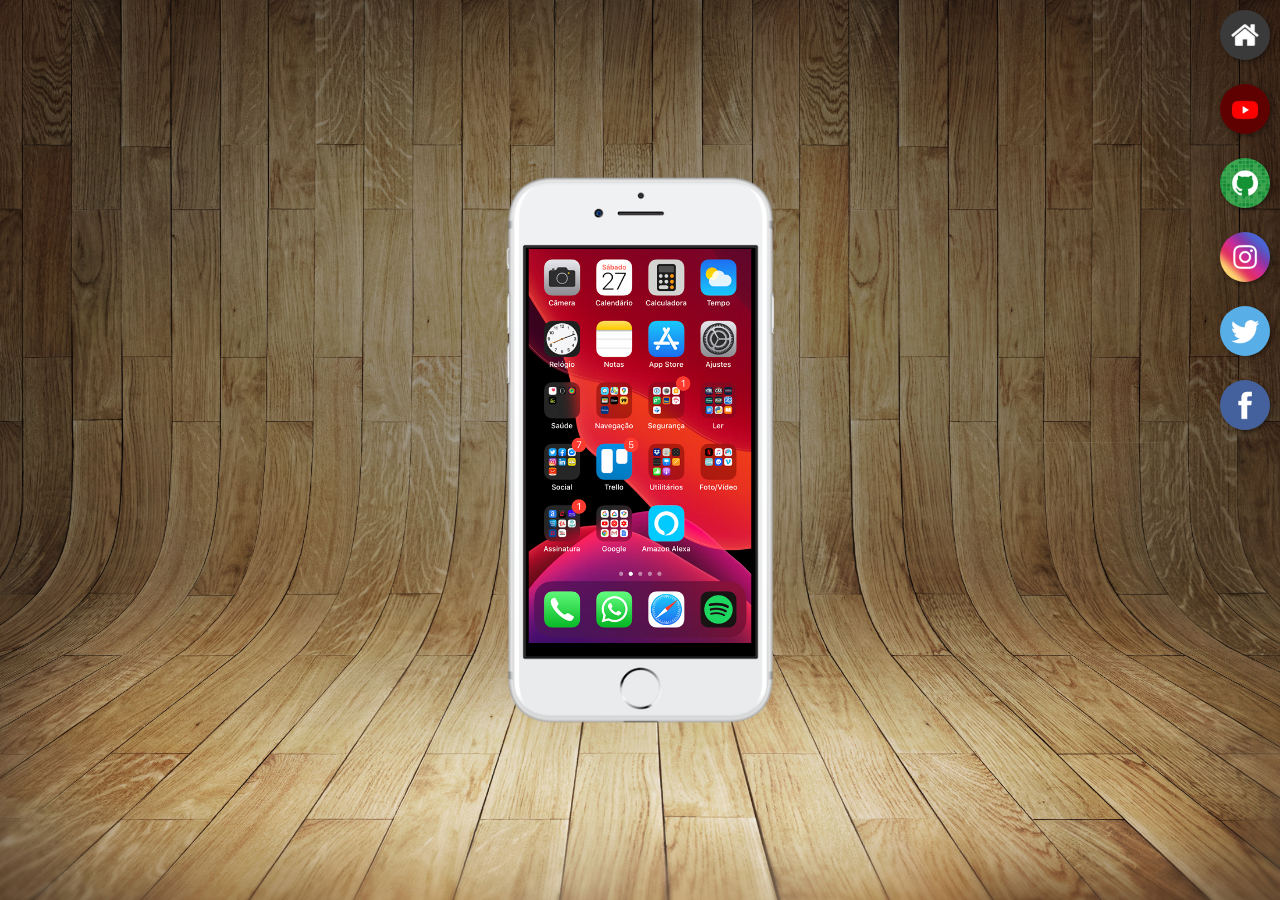
<file: index.html>
<!DOCTYPE html>
<html lang="pt-br">
<head>
    <meta charset="UTF-8">
    <meta http-equiv="X-UA-Compatible" content="IE=edge">
    <meta name="viewport" content="width=device-width, initial-scale=1.0">
    <title>Projeto Redes Social</title>
    <link rel="stylesheet" href="estilos/style.css">
</head>
<body>
    <main>
        <section id="redes-sociais">
            <a href="home.html" target="tela"><img src="imagens/logo-home.jpg" alt="home"></a> <br>
            <a href="youtube.html" target="tela"><img src="imagens/logo-youtube.jpg" alt="youtube"></a> <br>
            <a href="github.html" target="tela"><img src="imagens/logo-github.jpg" alt="github"></a> <br>
            <a href="instagram.html" target="tela"><img src="imagens/logo-instagram.jpg" alt="instagram"></a> <br>
            <a href="twitter.html" target="tela"><img src="imagens/logo-twitter.jpg" alt="twitter"></a> <br>
            <a href="facebook.html" target="tela"><img src="imagens/logo-facebook.jpg" alt="facebook"></a> <br>
        </section>
        <section id="telefone">
            <iframe src="home.html" frameborder="0" name="tela"></iframe>
        </section>
    </main>
</body>
</html>
</file>
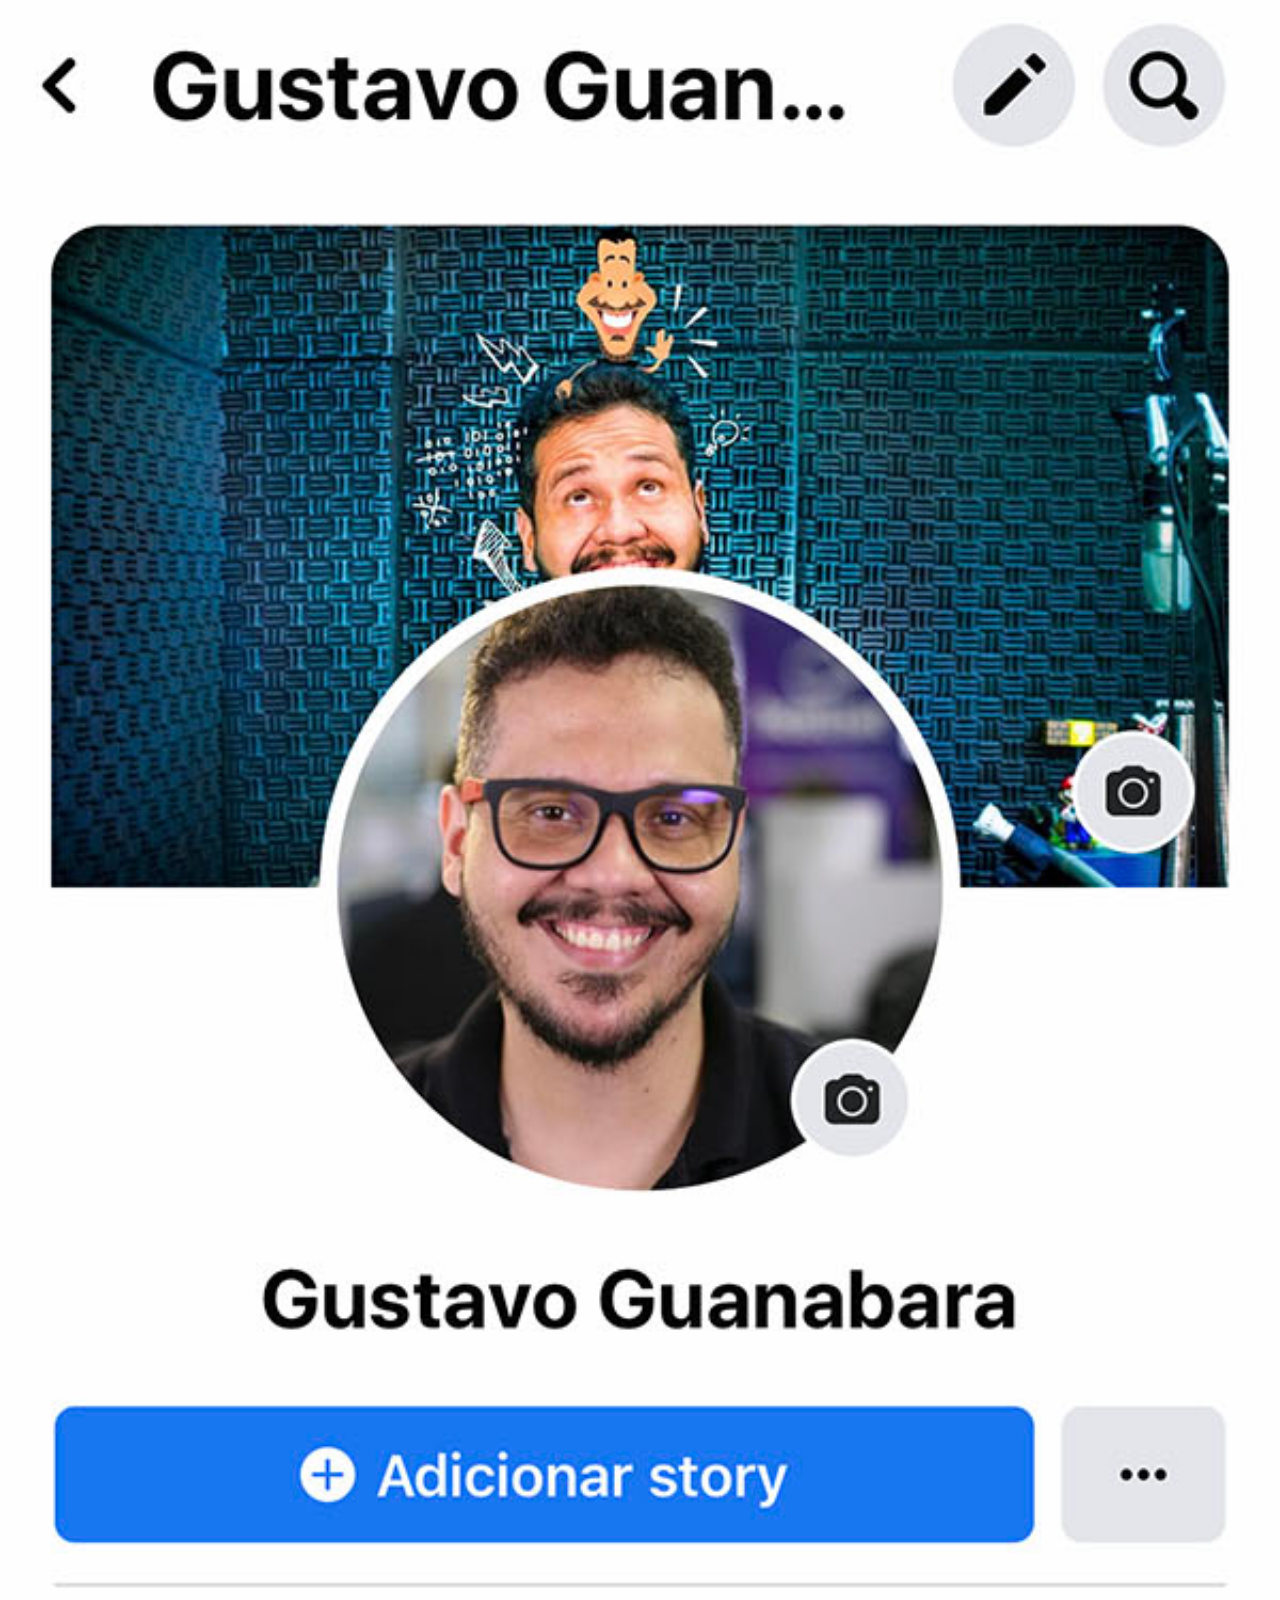
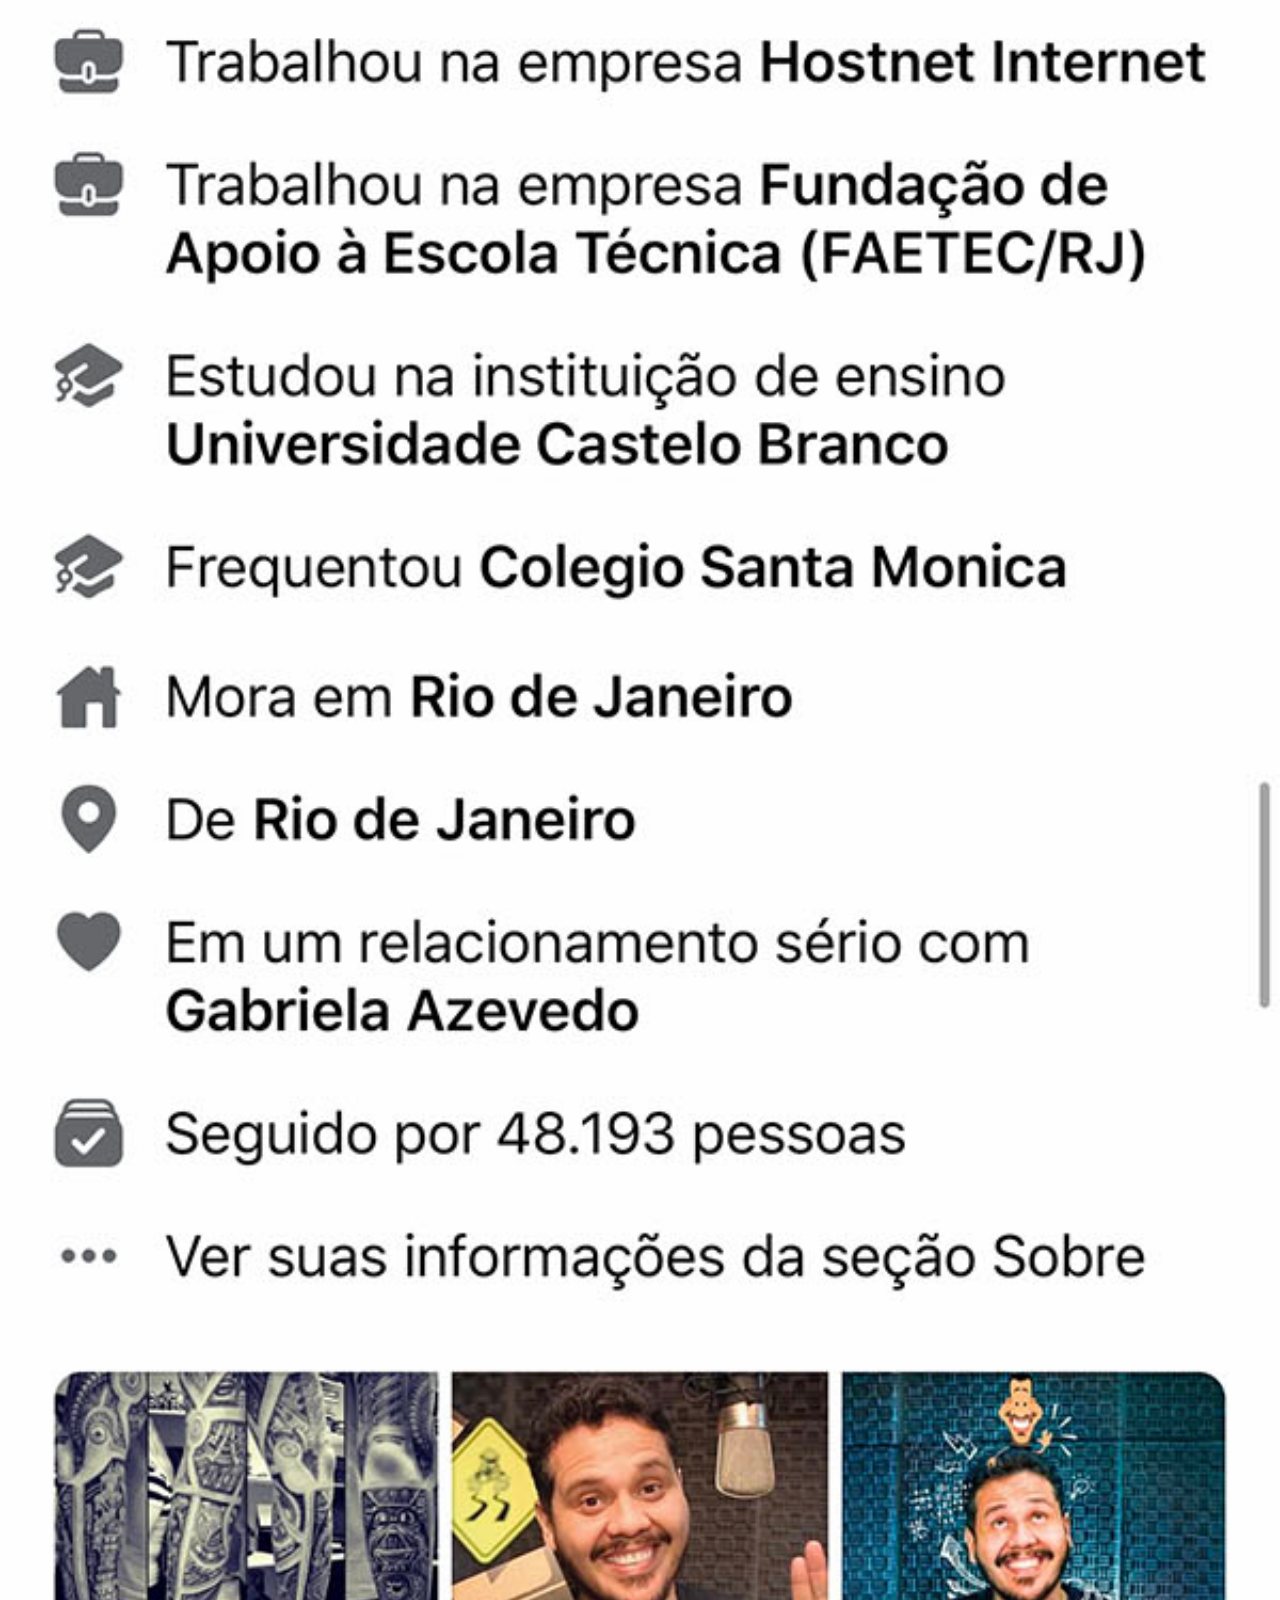
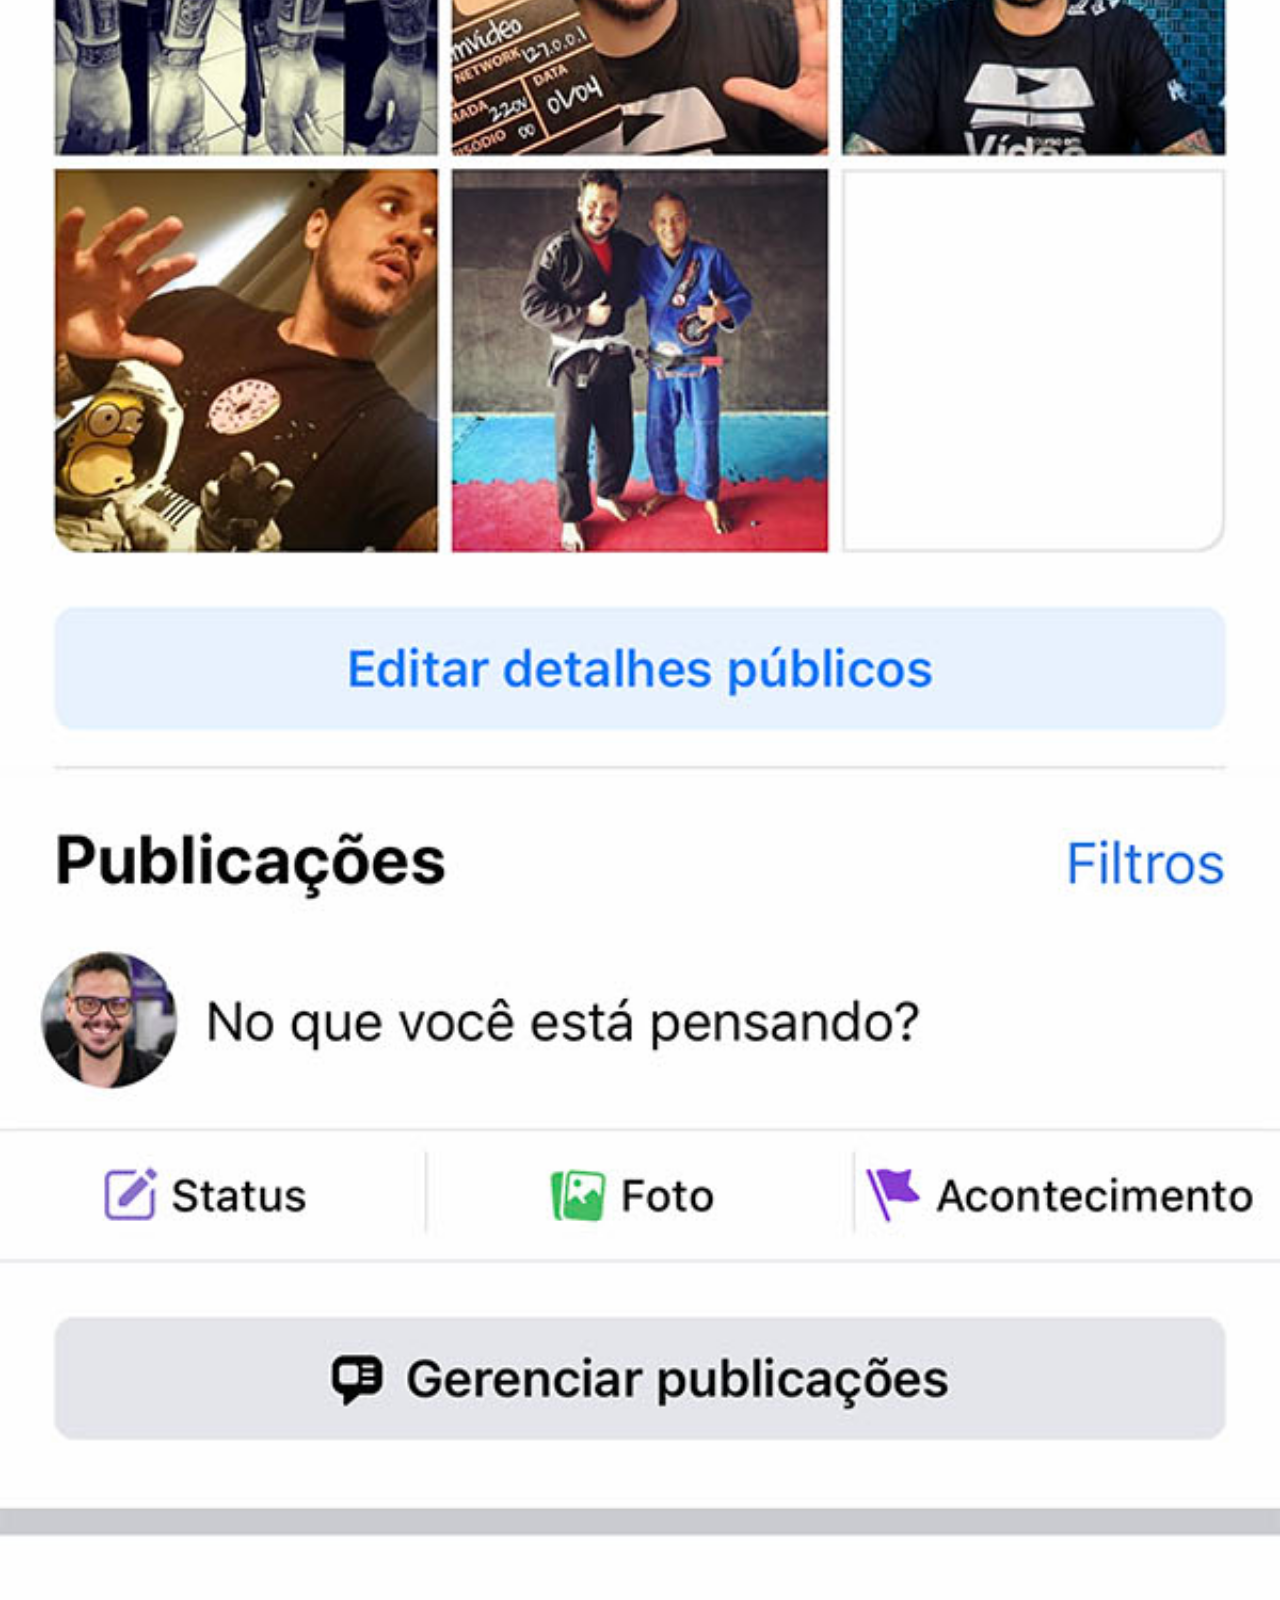
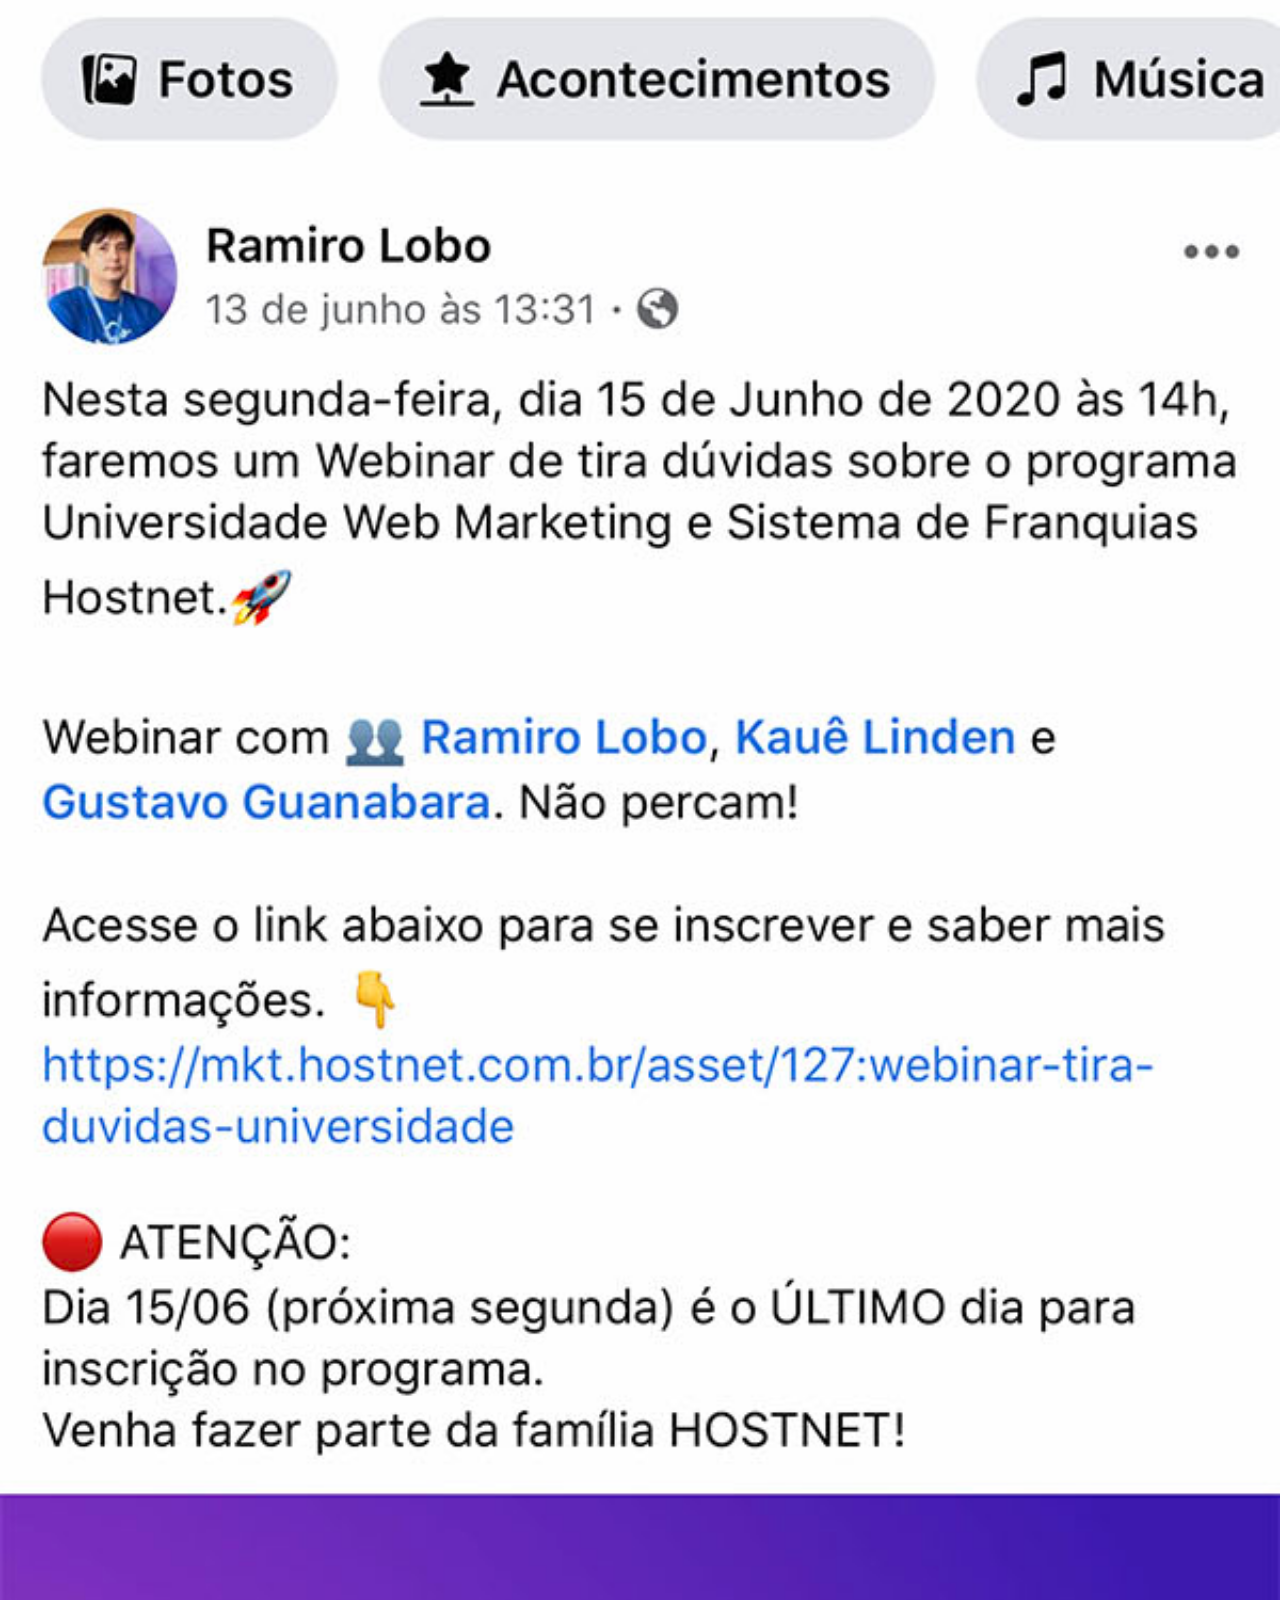
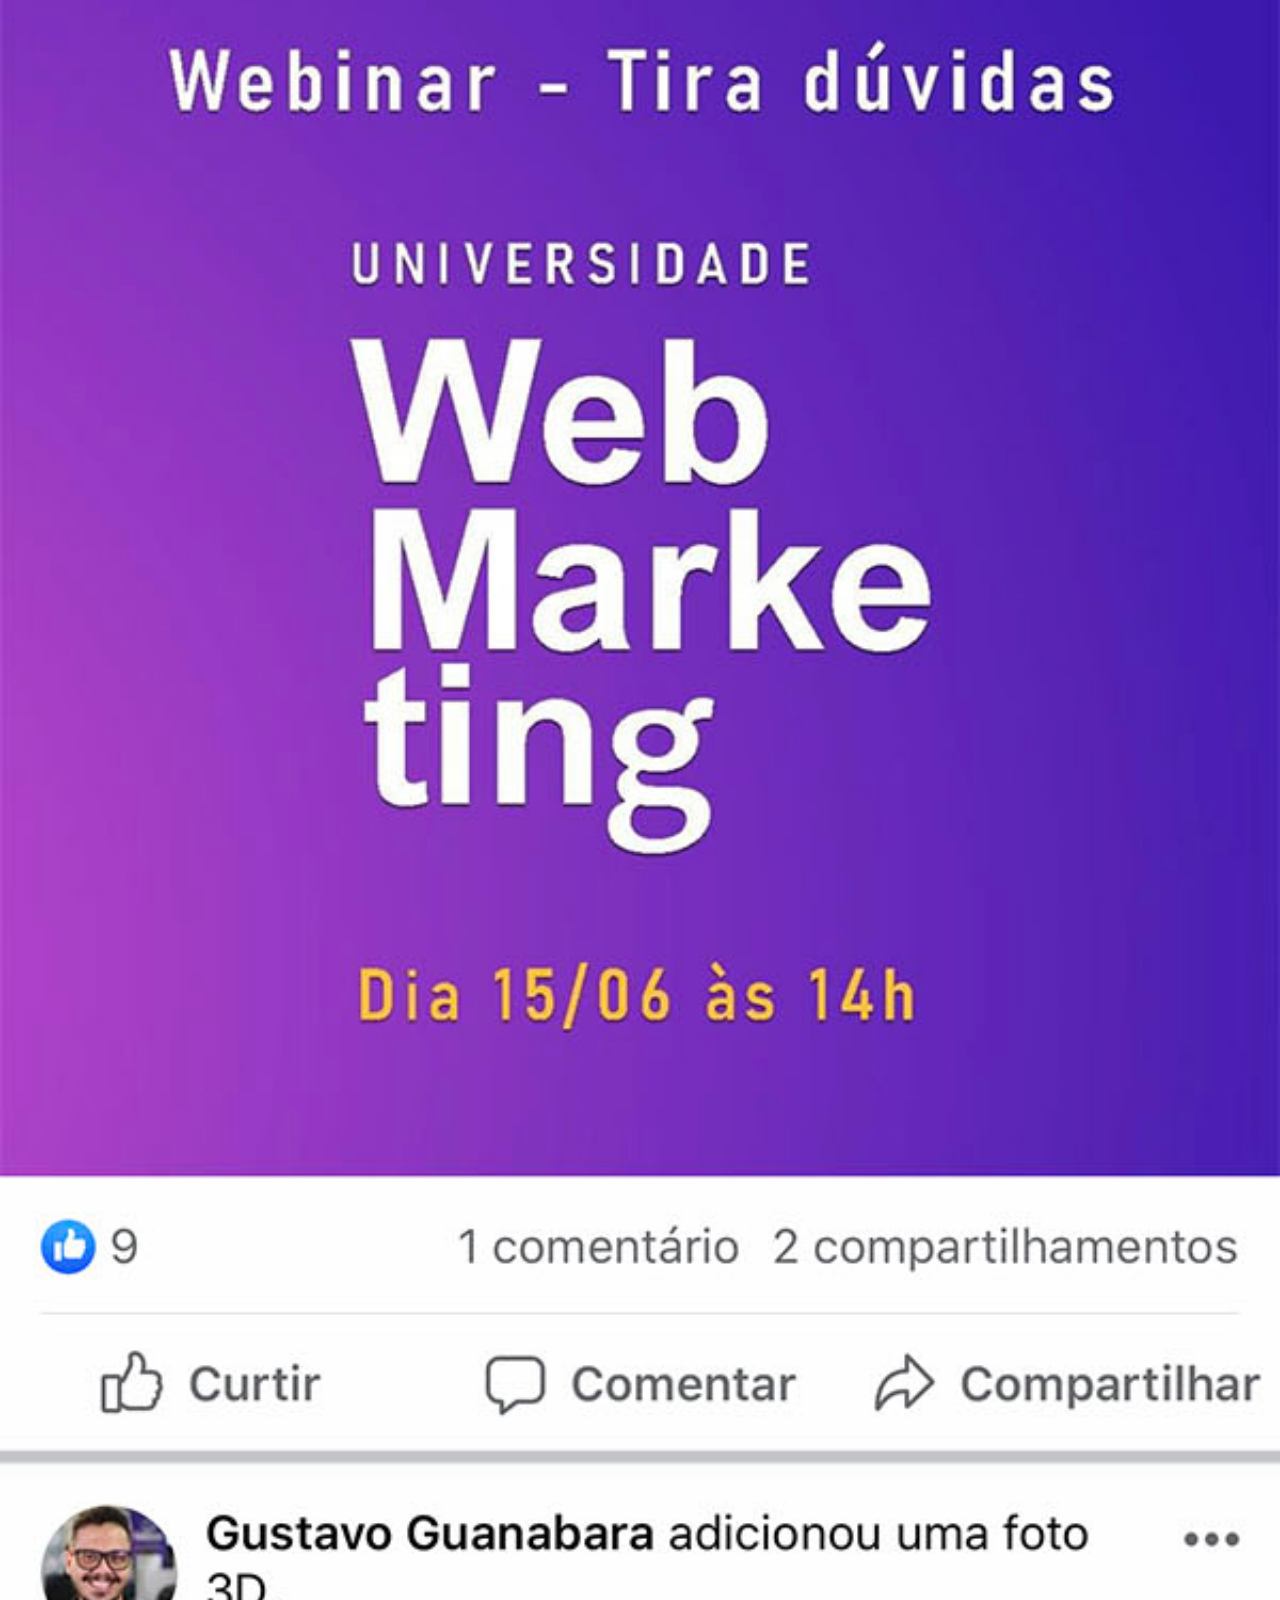
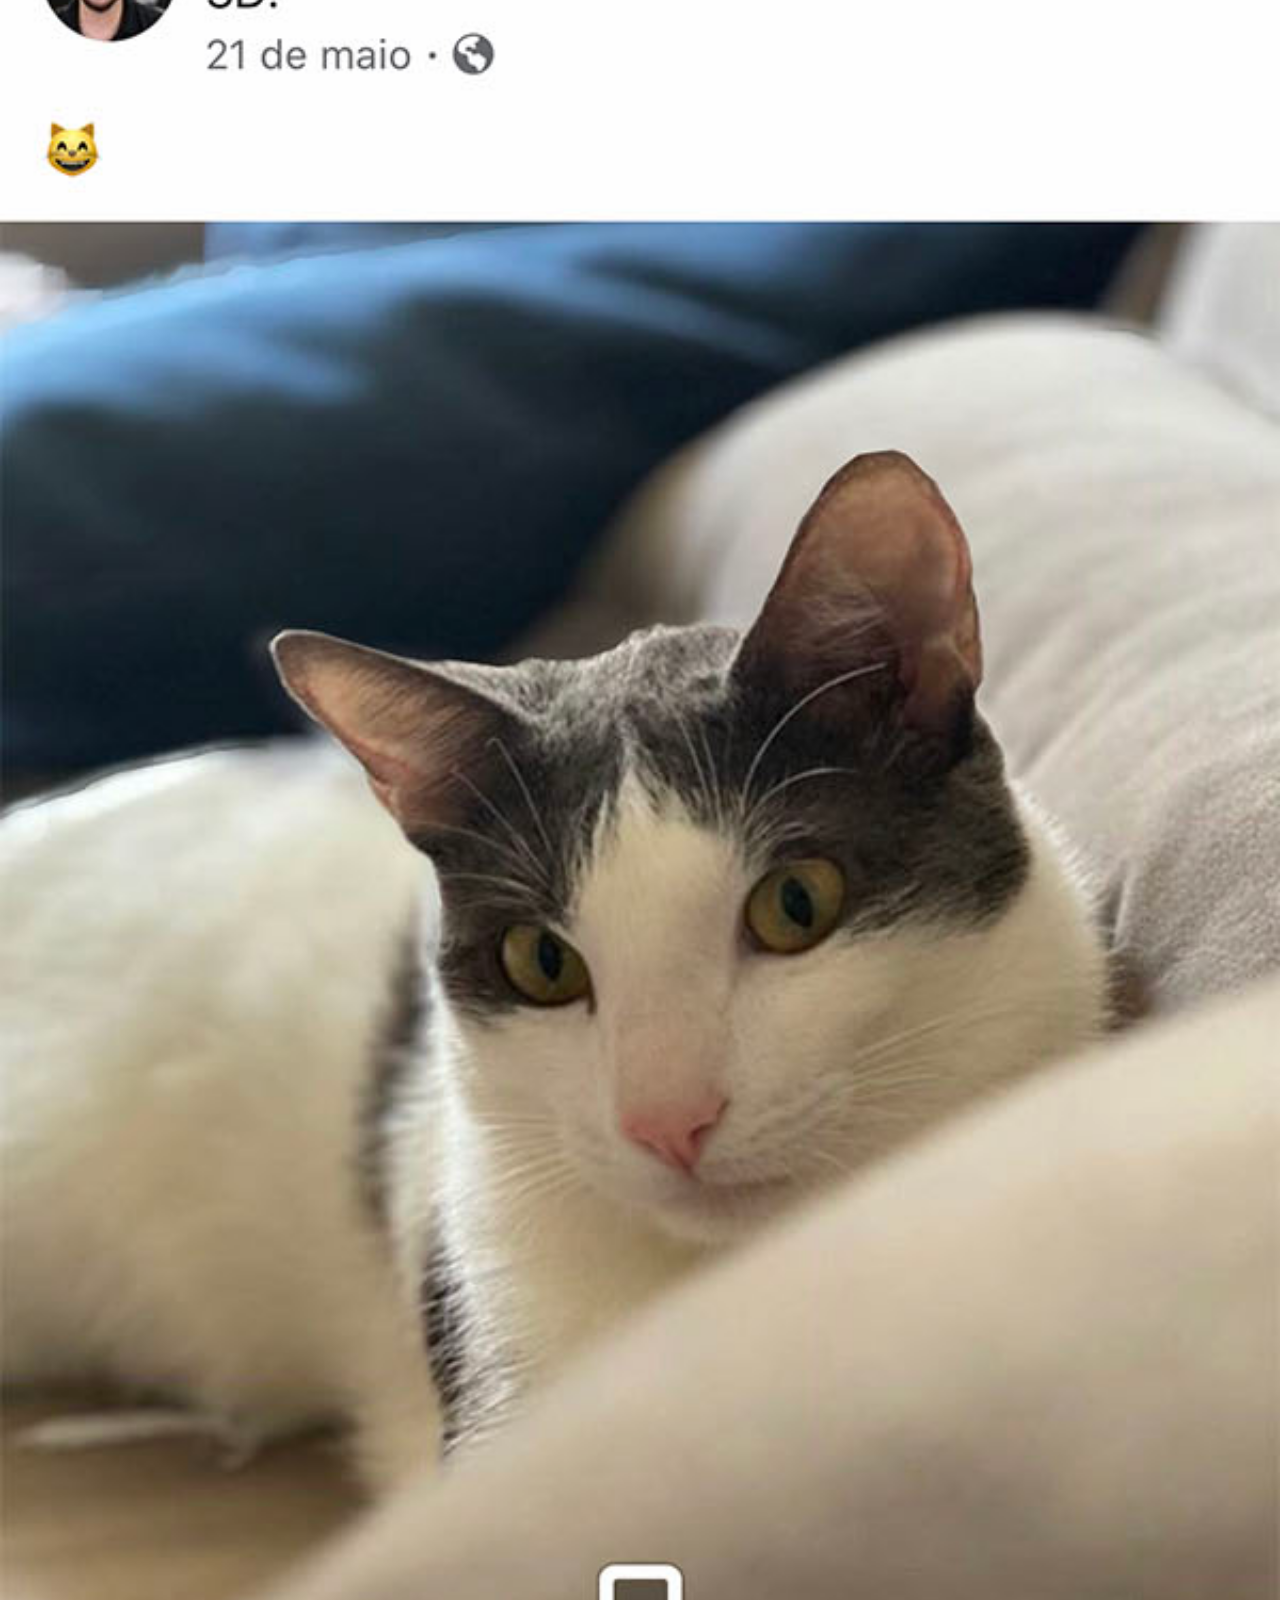
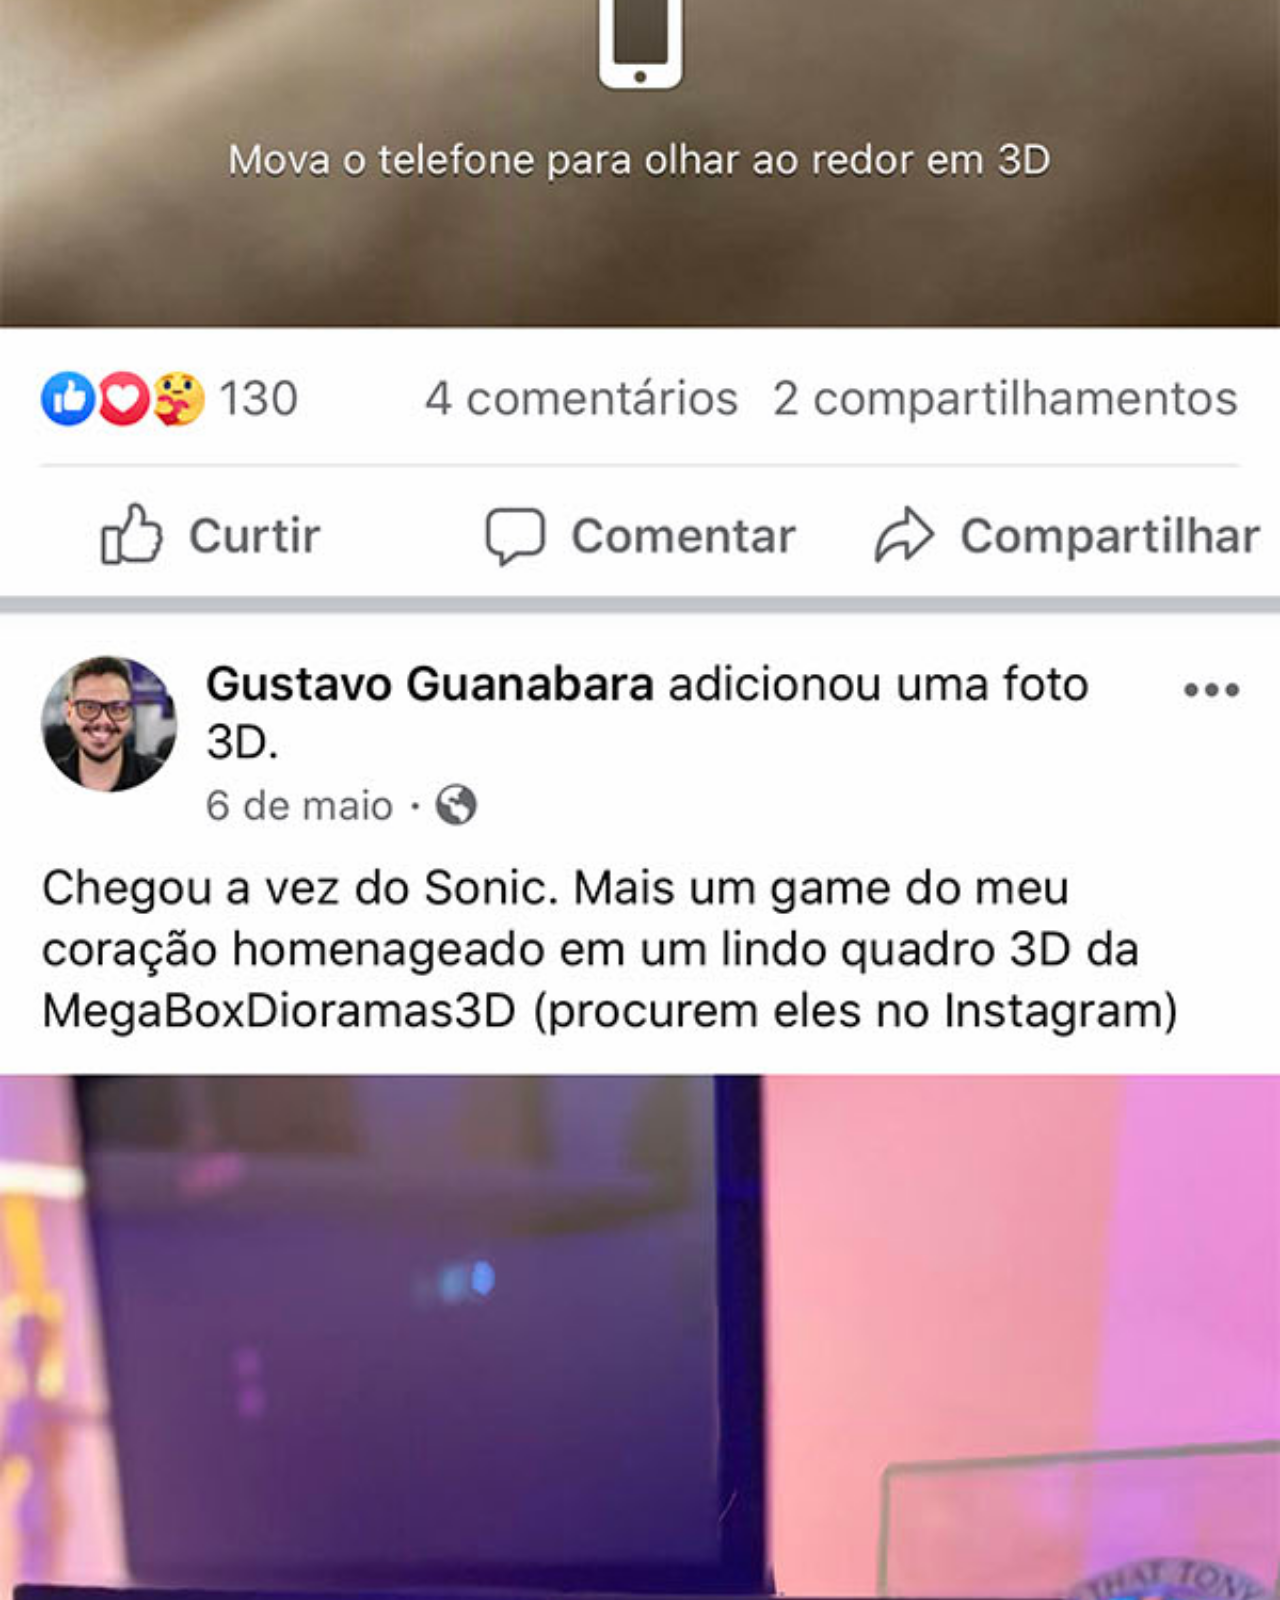
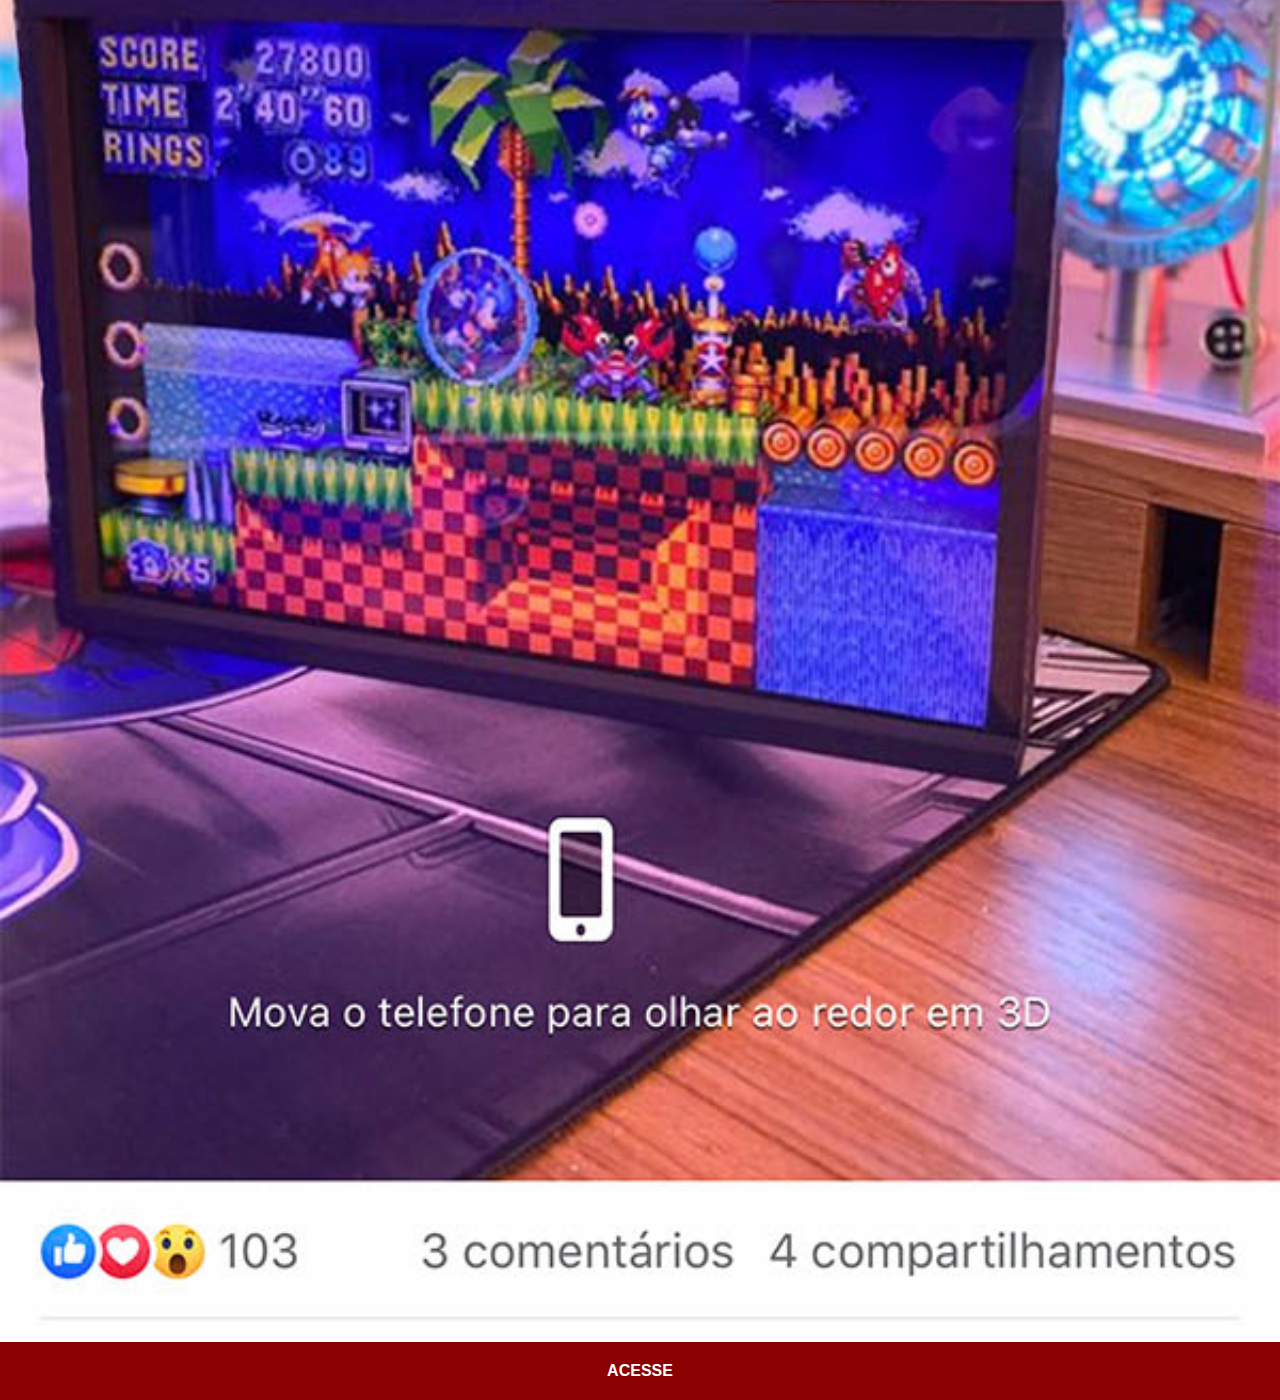
<file: facebook.html>
<!DOCTYPE html>
<html lang="pt-br">
<head>
    <meta charset="UTF-8">
    <meta http-equiv="X-UA-Compatible" content="IE=edge">
    <meta name="viewport" content="width=device-width, initial-scale=1.0">
    <title>facebook</title>
    <link rel="stylesheet" href="estilos/social.css">
</head>
<body>
    <img src="imagens/tela-facebook.jpg" alt="facebook">
    <a href="https://www.facebook.com/gustavoguanabara/" target="_blank">ACESSE</a>
</body>
</html>
</file>
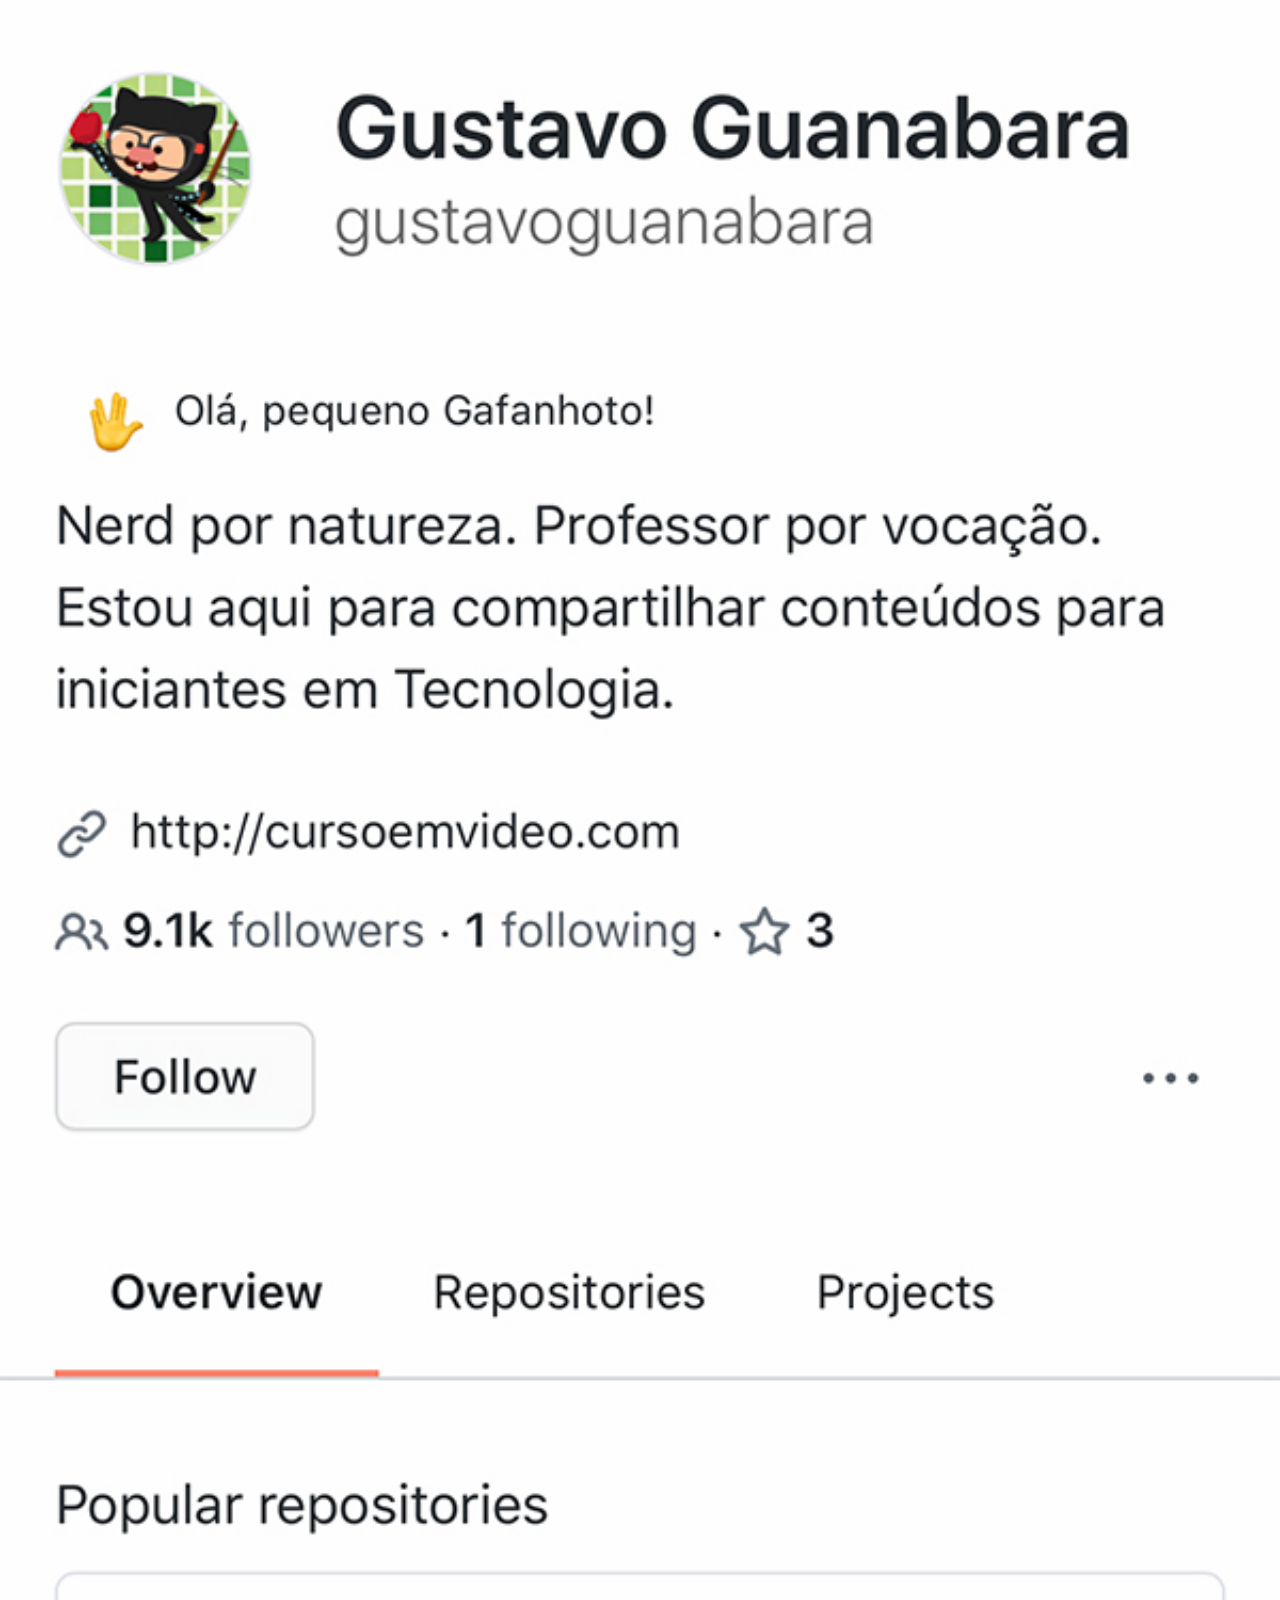
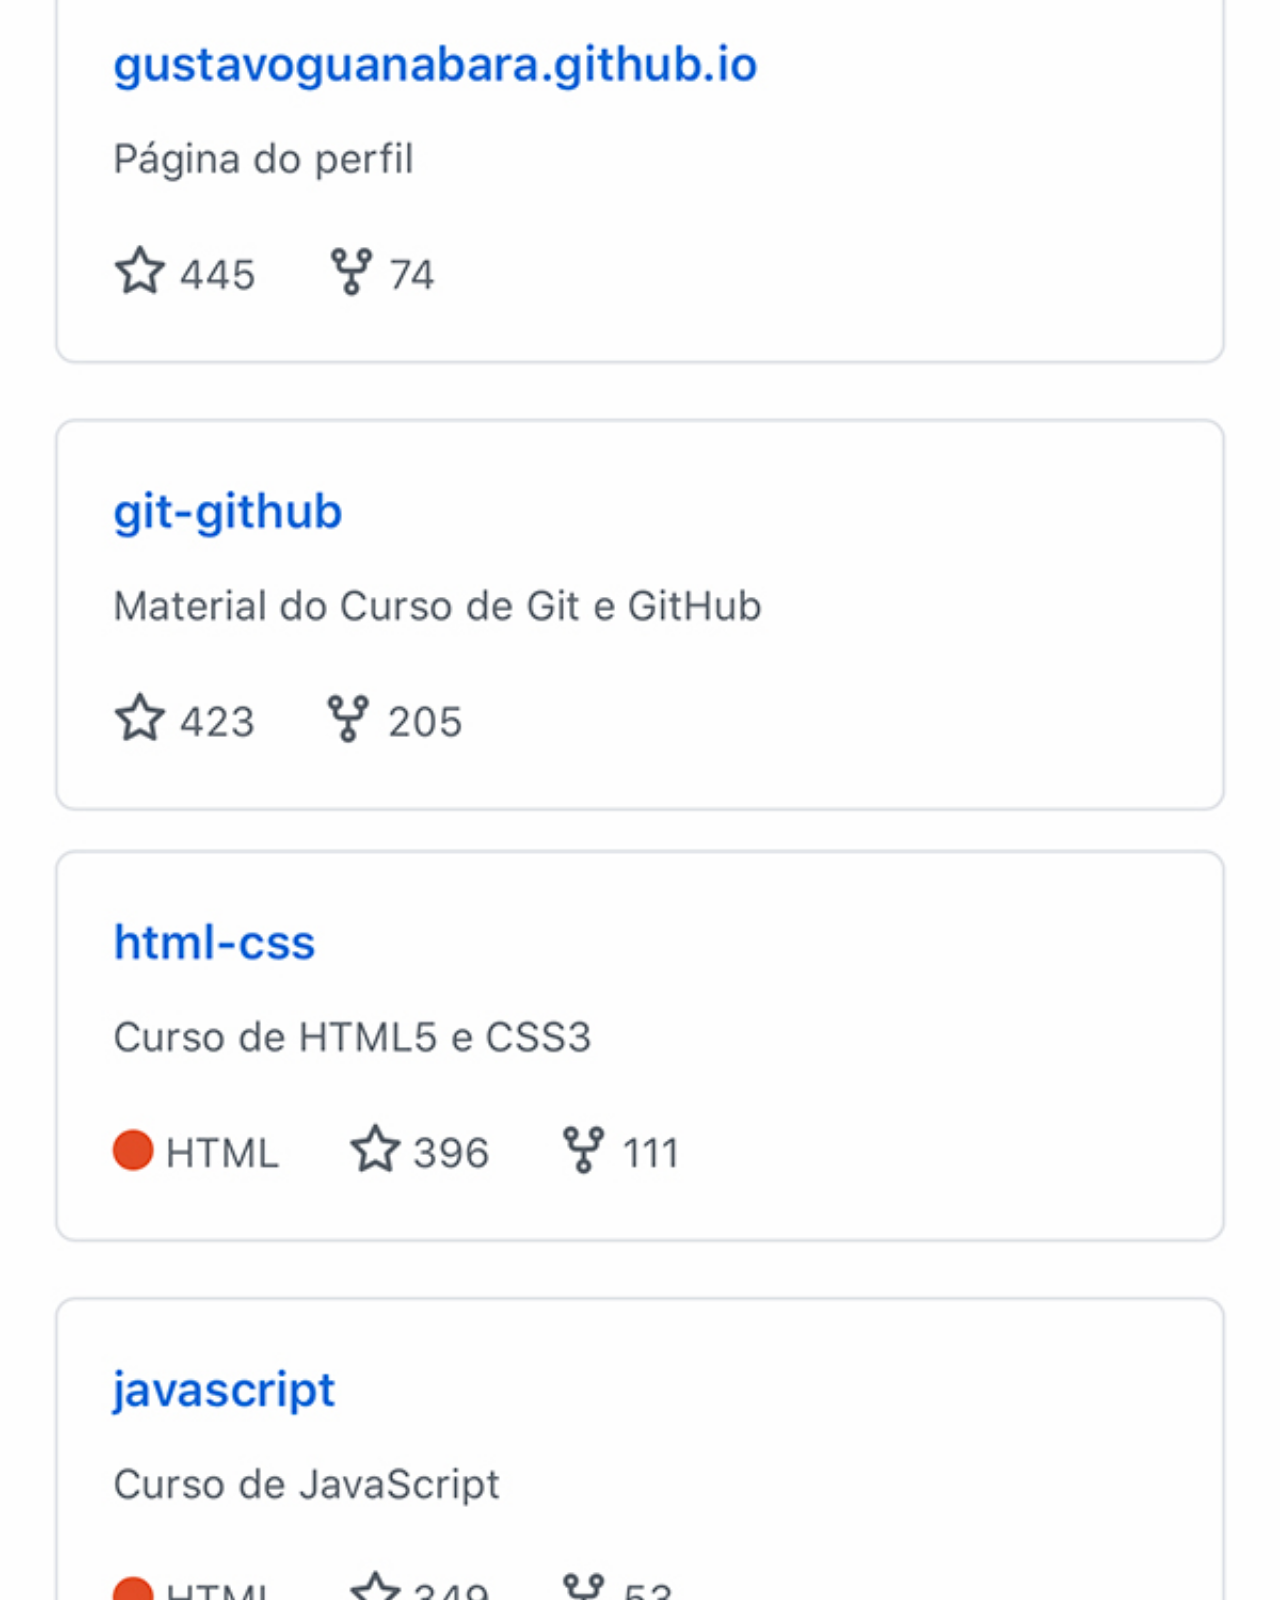
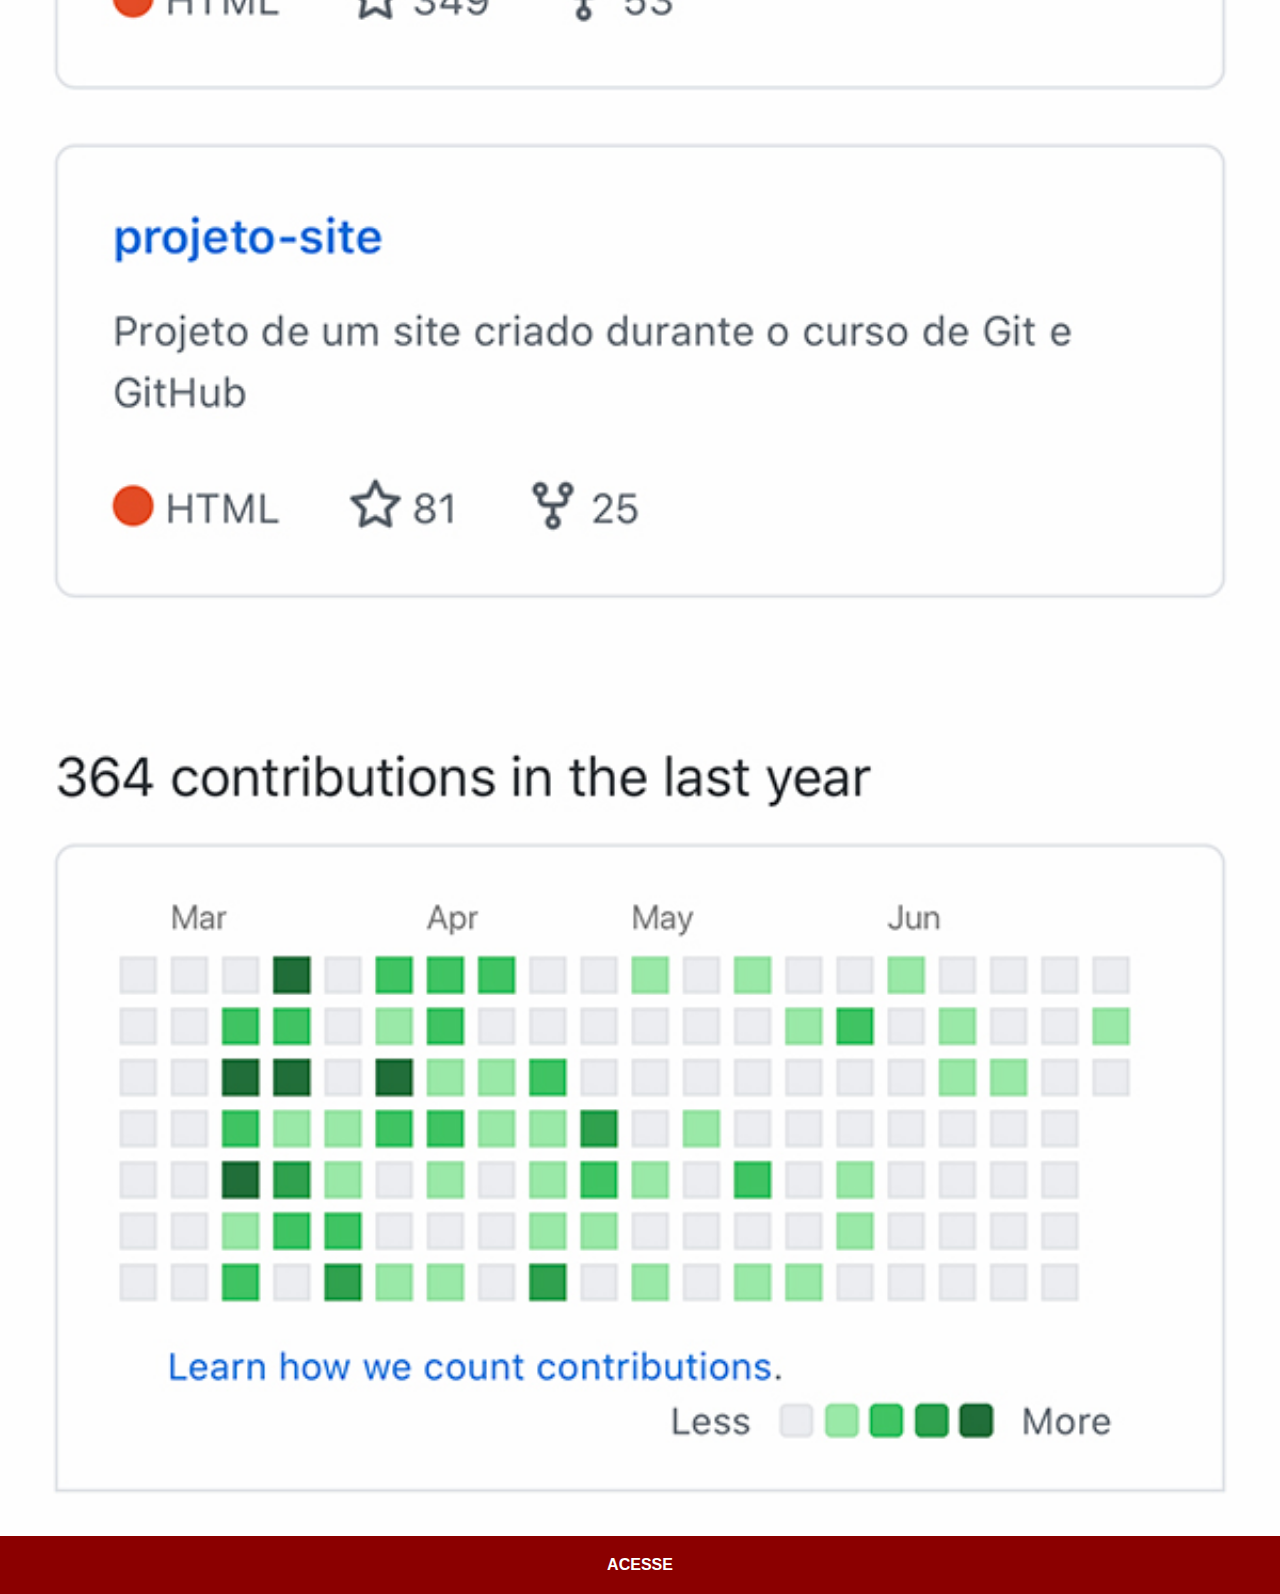
<file: github.html>
<!DOCTYPE html>
<html lang="pt-br">
<head>
    <meta charset="UTF-8">
    <meta http-equiv="X-UA-Compatible" content="IE=edge">
    <meta name="viewport" content="width=device-width, initial-scale=1.0">
    <title>github</title>
    <link rel="stylesheet" href="estilos/social.css">
</head>
<body>
    <img src="imagens/tela-github.jpg" alt="github">
    <a href="https://github.com/gustavoguanabara" target="_blank">ACESSE</a>
</body>
</html>
</file>
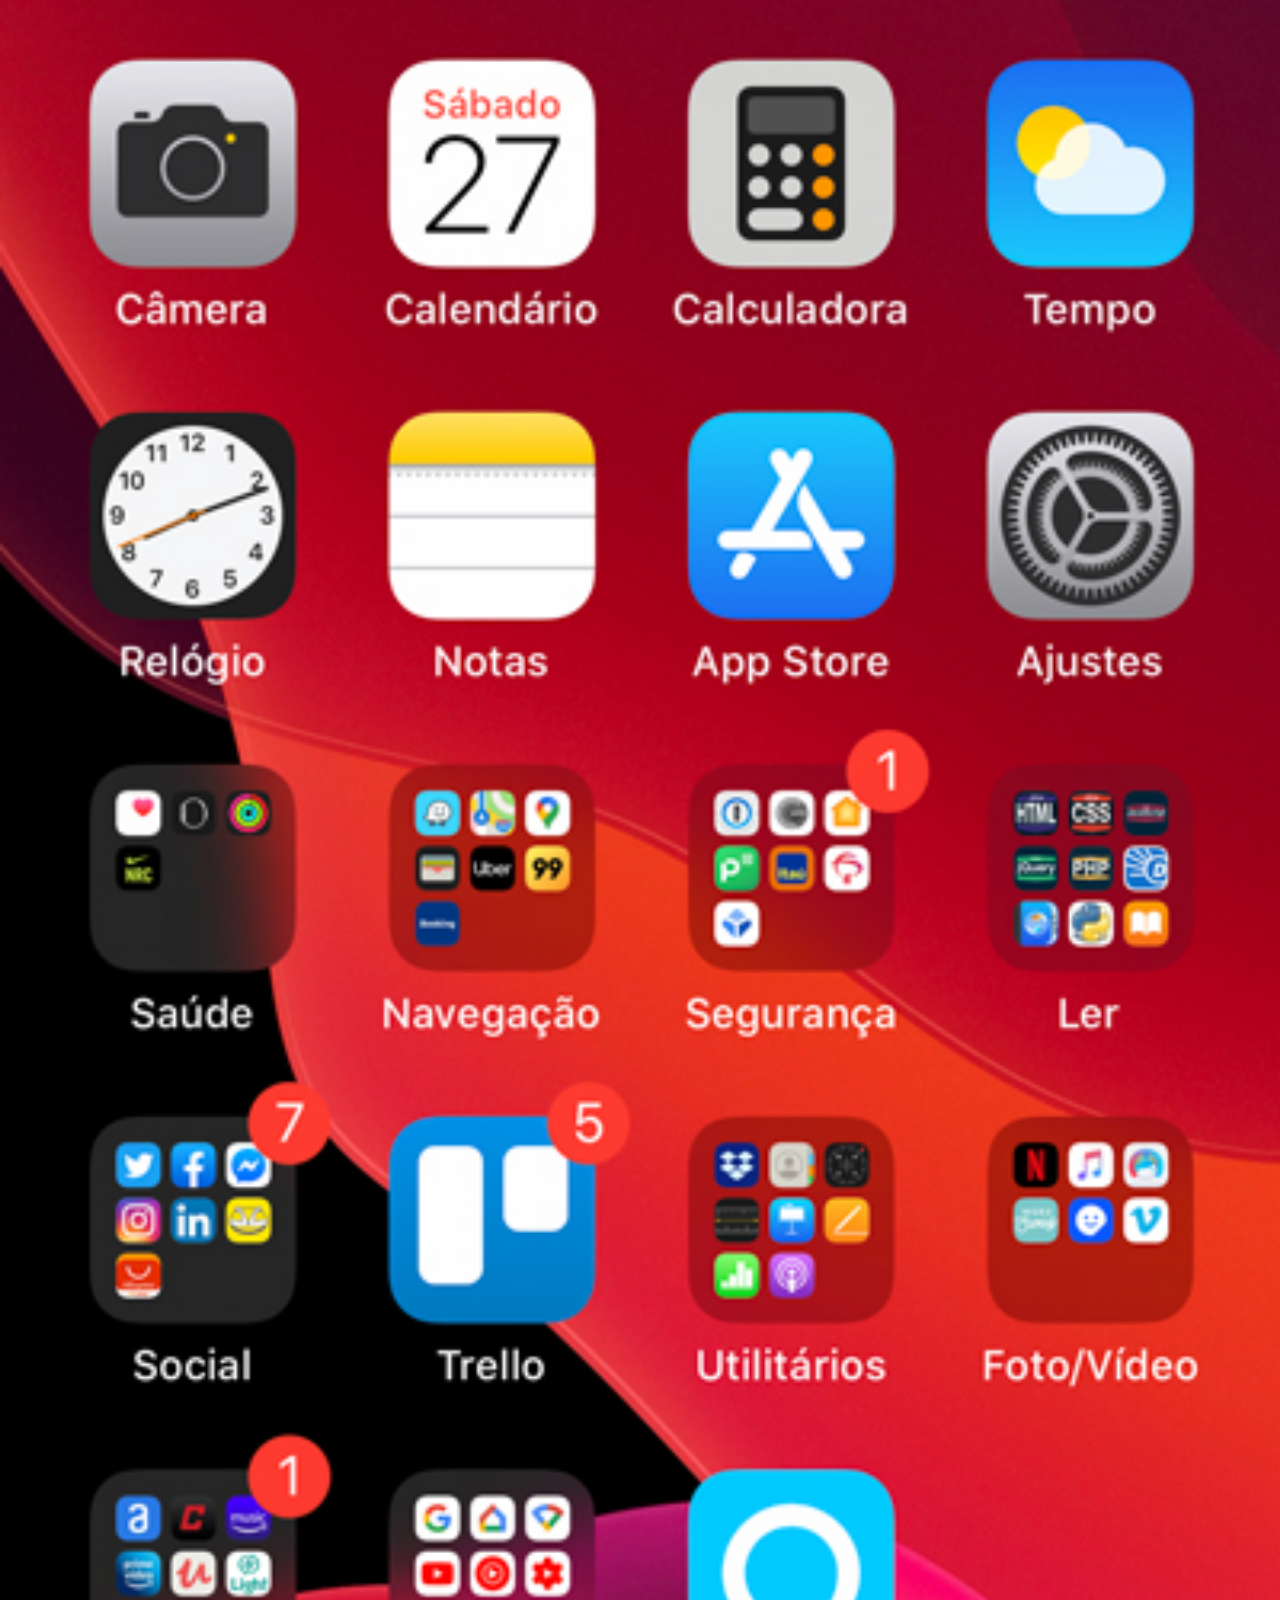
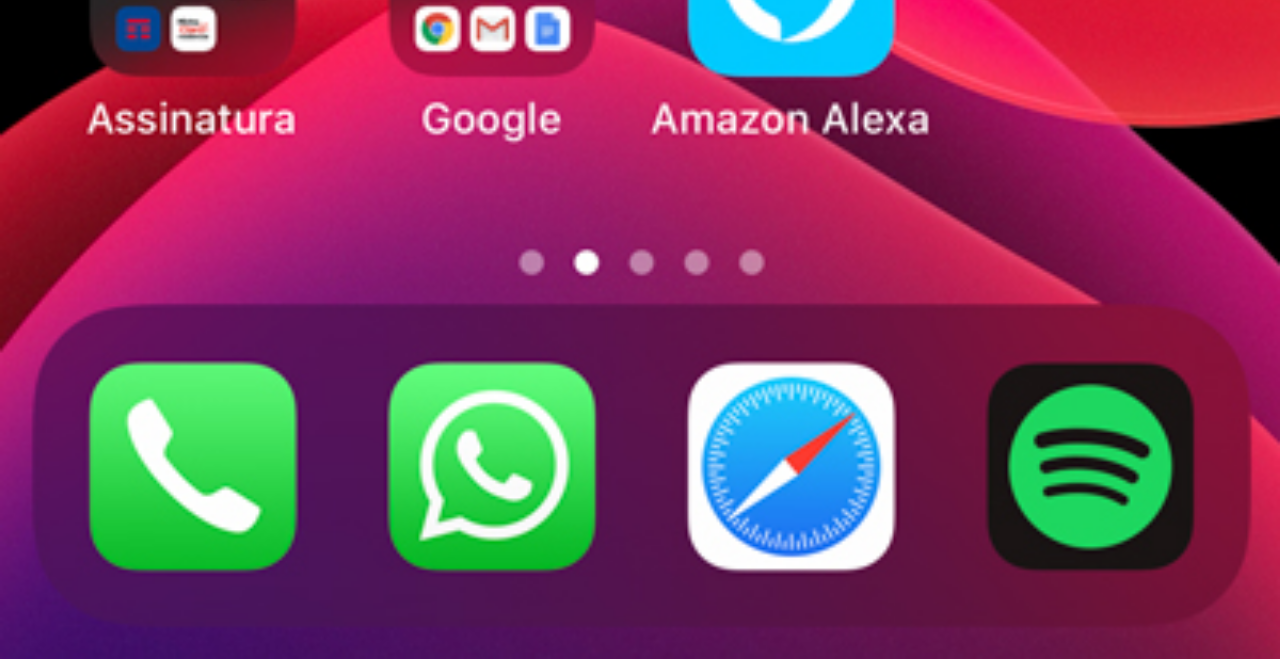
<file: home.html>
<!DOCTYPE html>
<html lang="pt-br">
<head>
    <meta charset="UTF-8">
    <meta http-equiv="X-UA-Compatible" content="IE=edge">
    <meta name="viewport" content="width=device-width, initial-scale=1.0">
    <title>Home</title>
    <link rel="stylesheet" href="estilos/social.css">
</head>
<body>
    <img src="imagens/tela-home.jpg" alt="home">
</body>
</html>
</file>
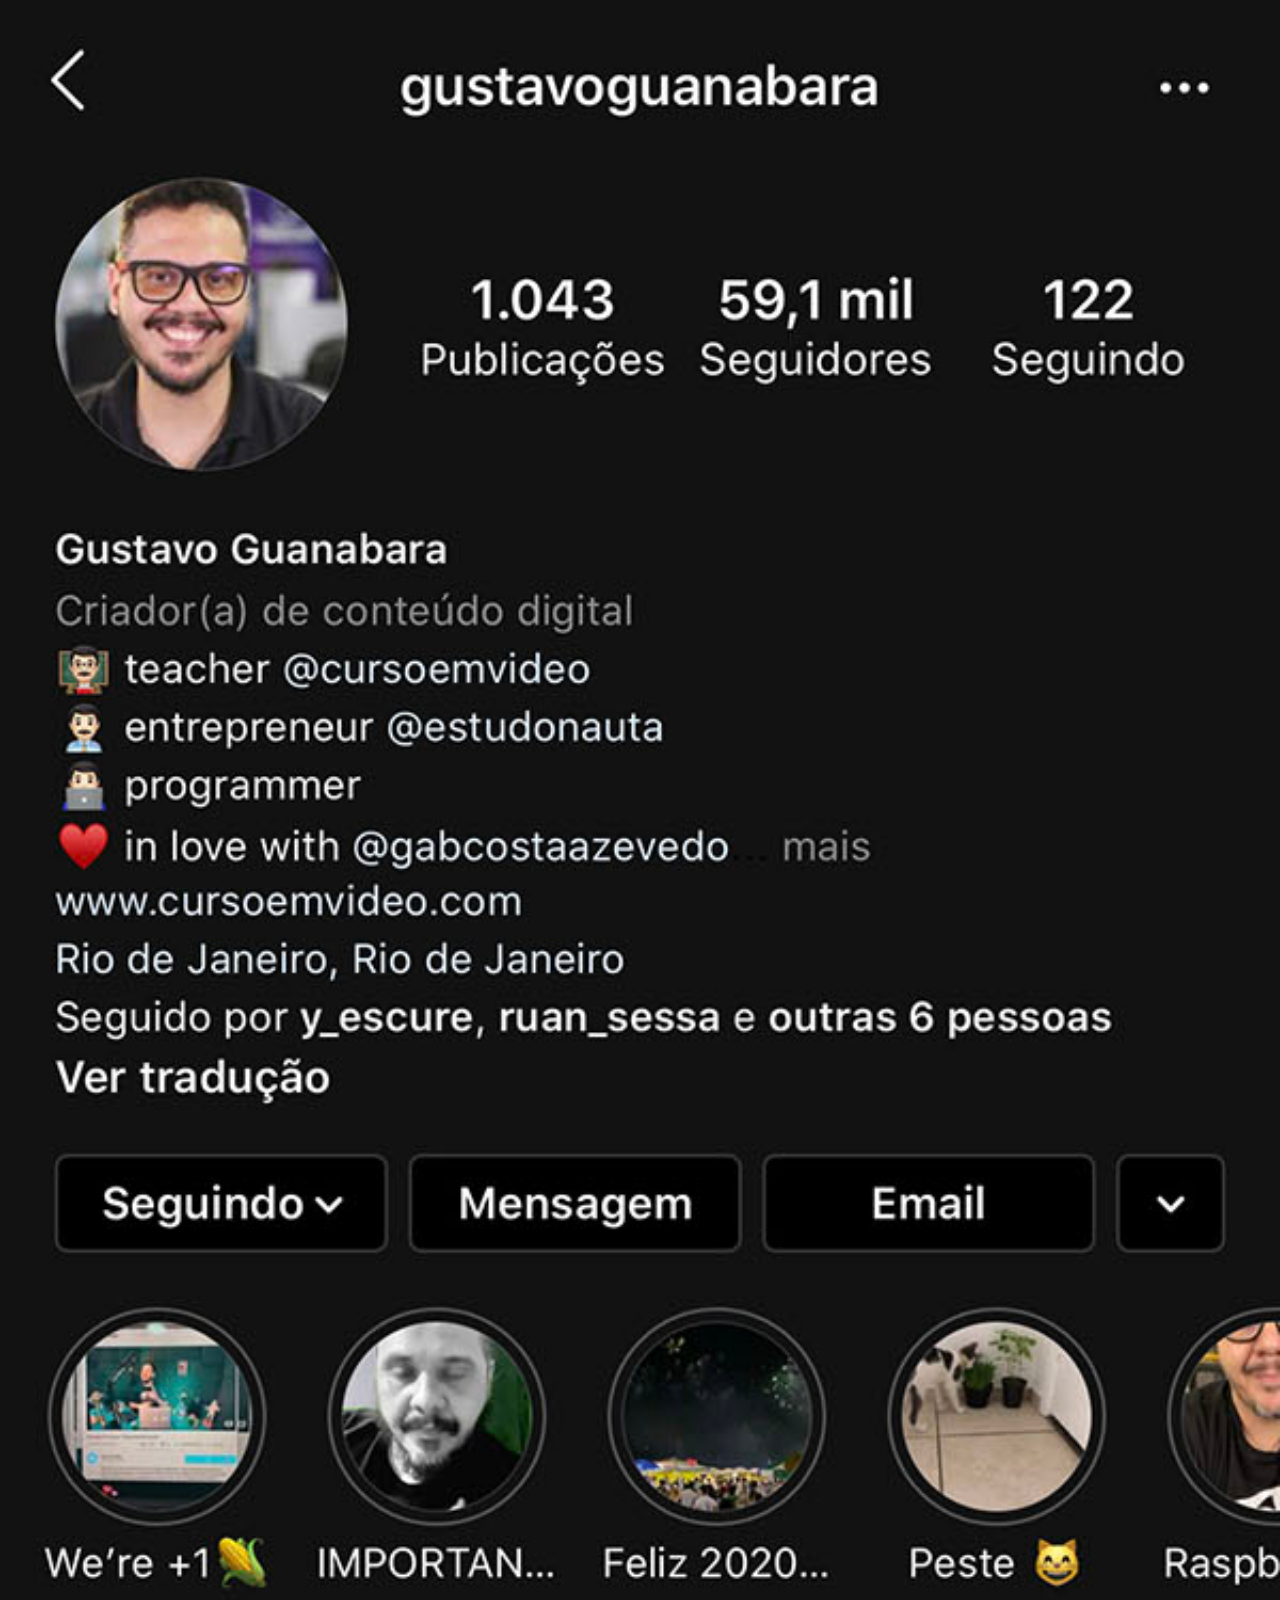
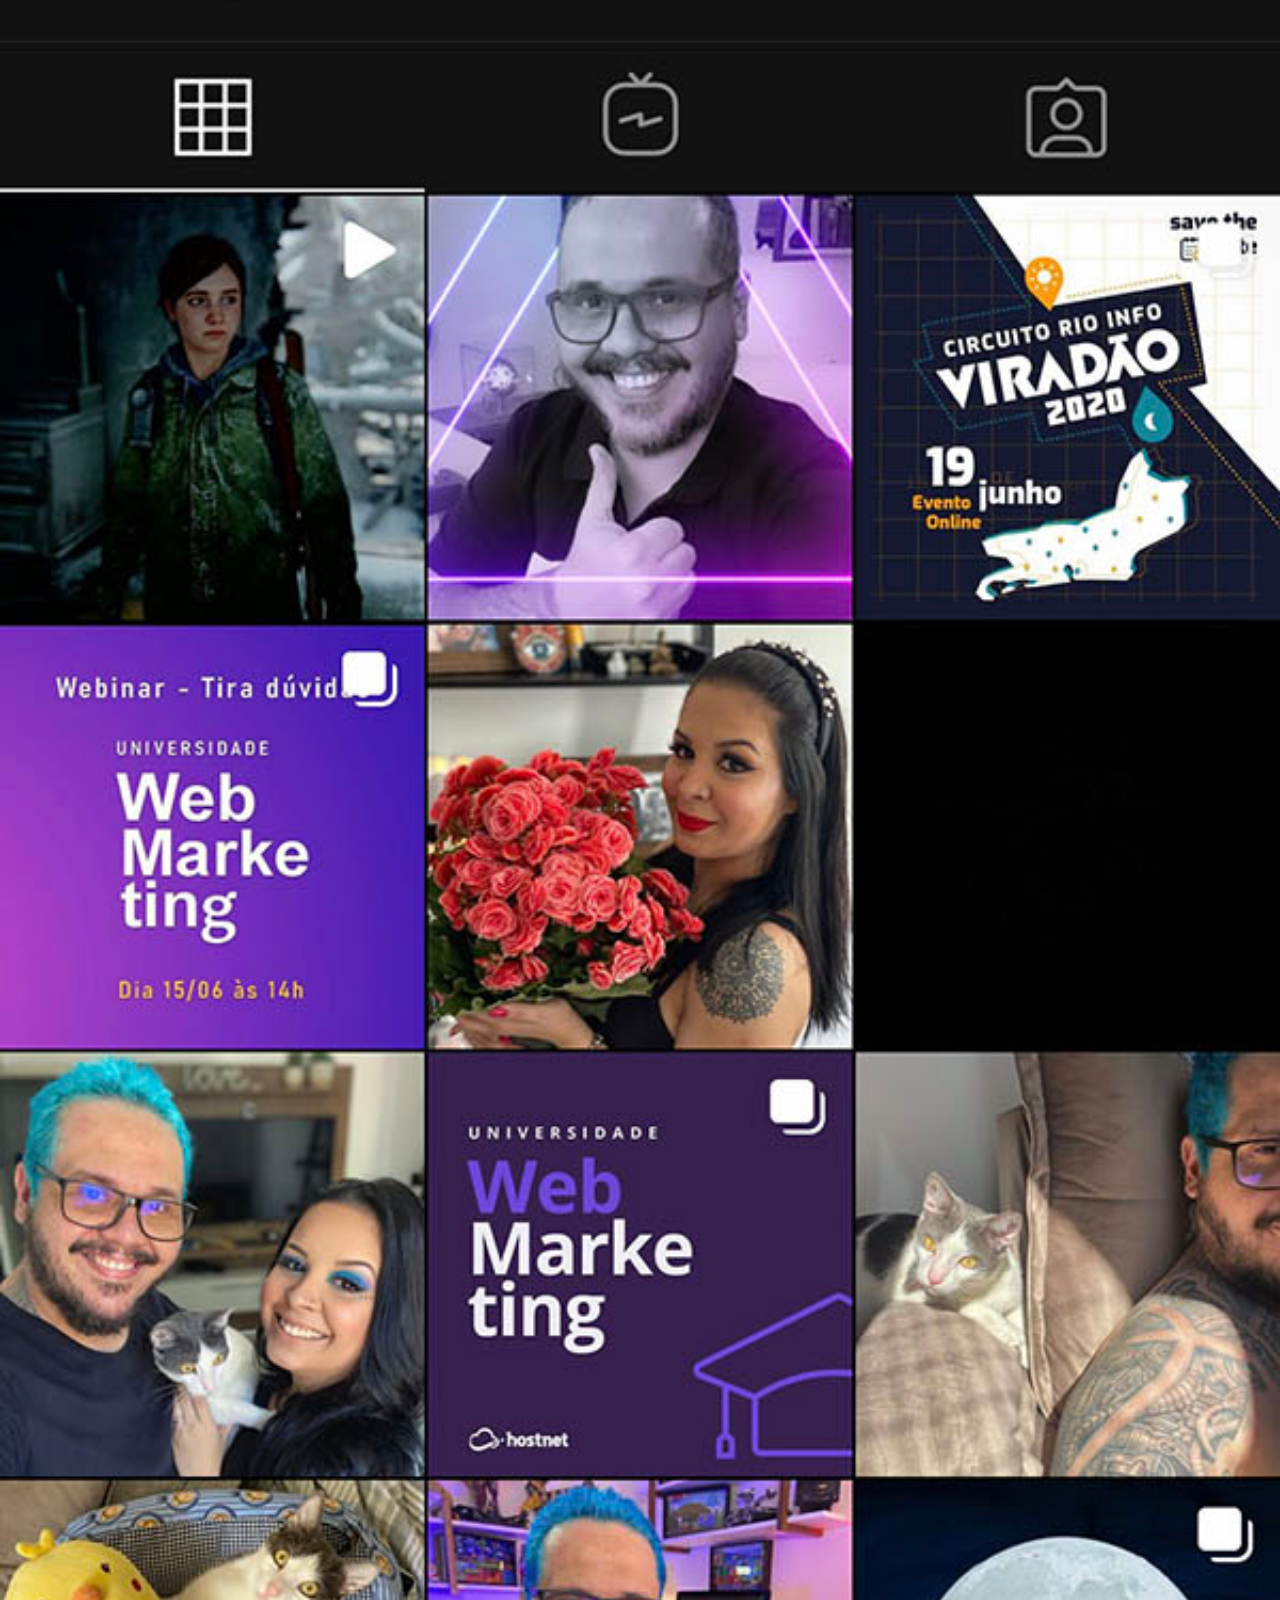
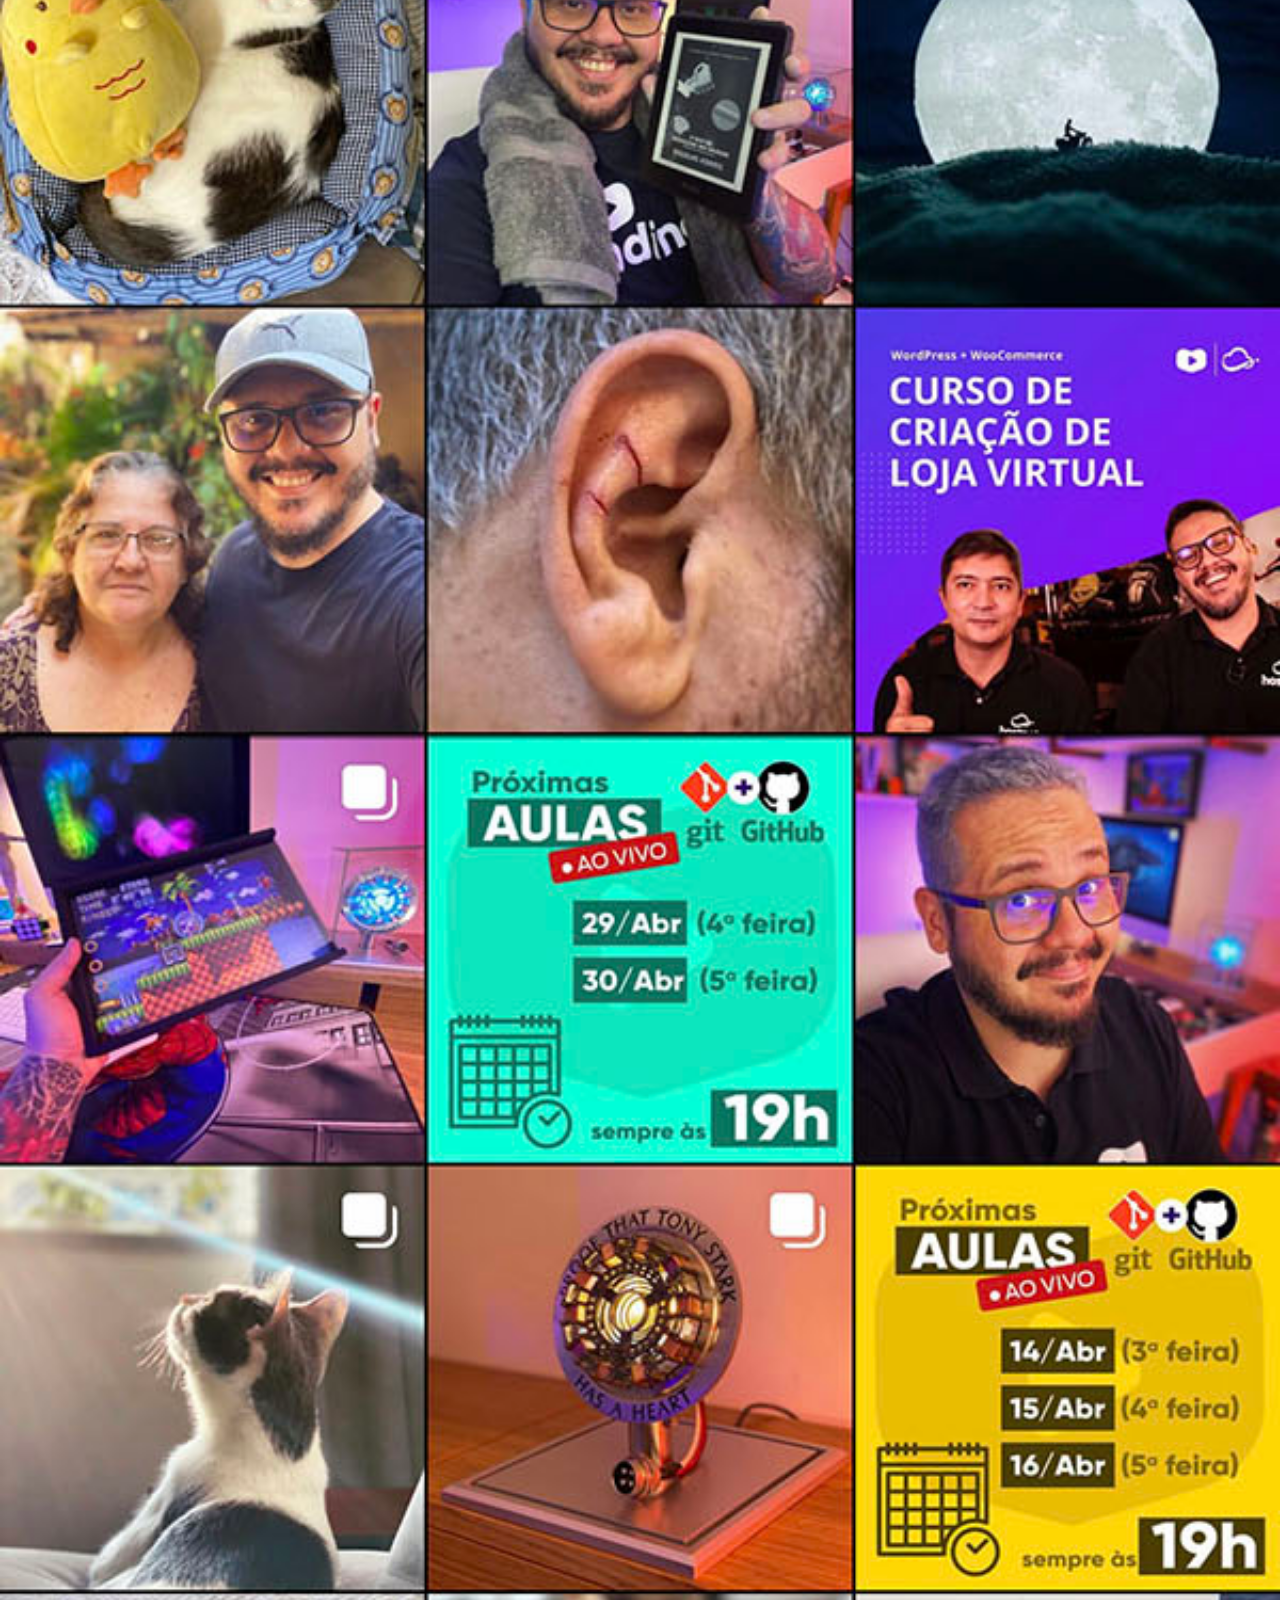
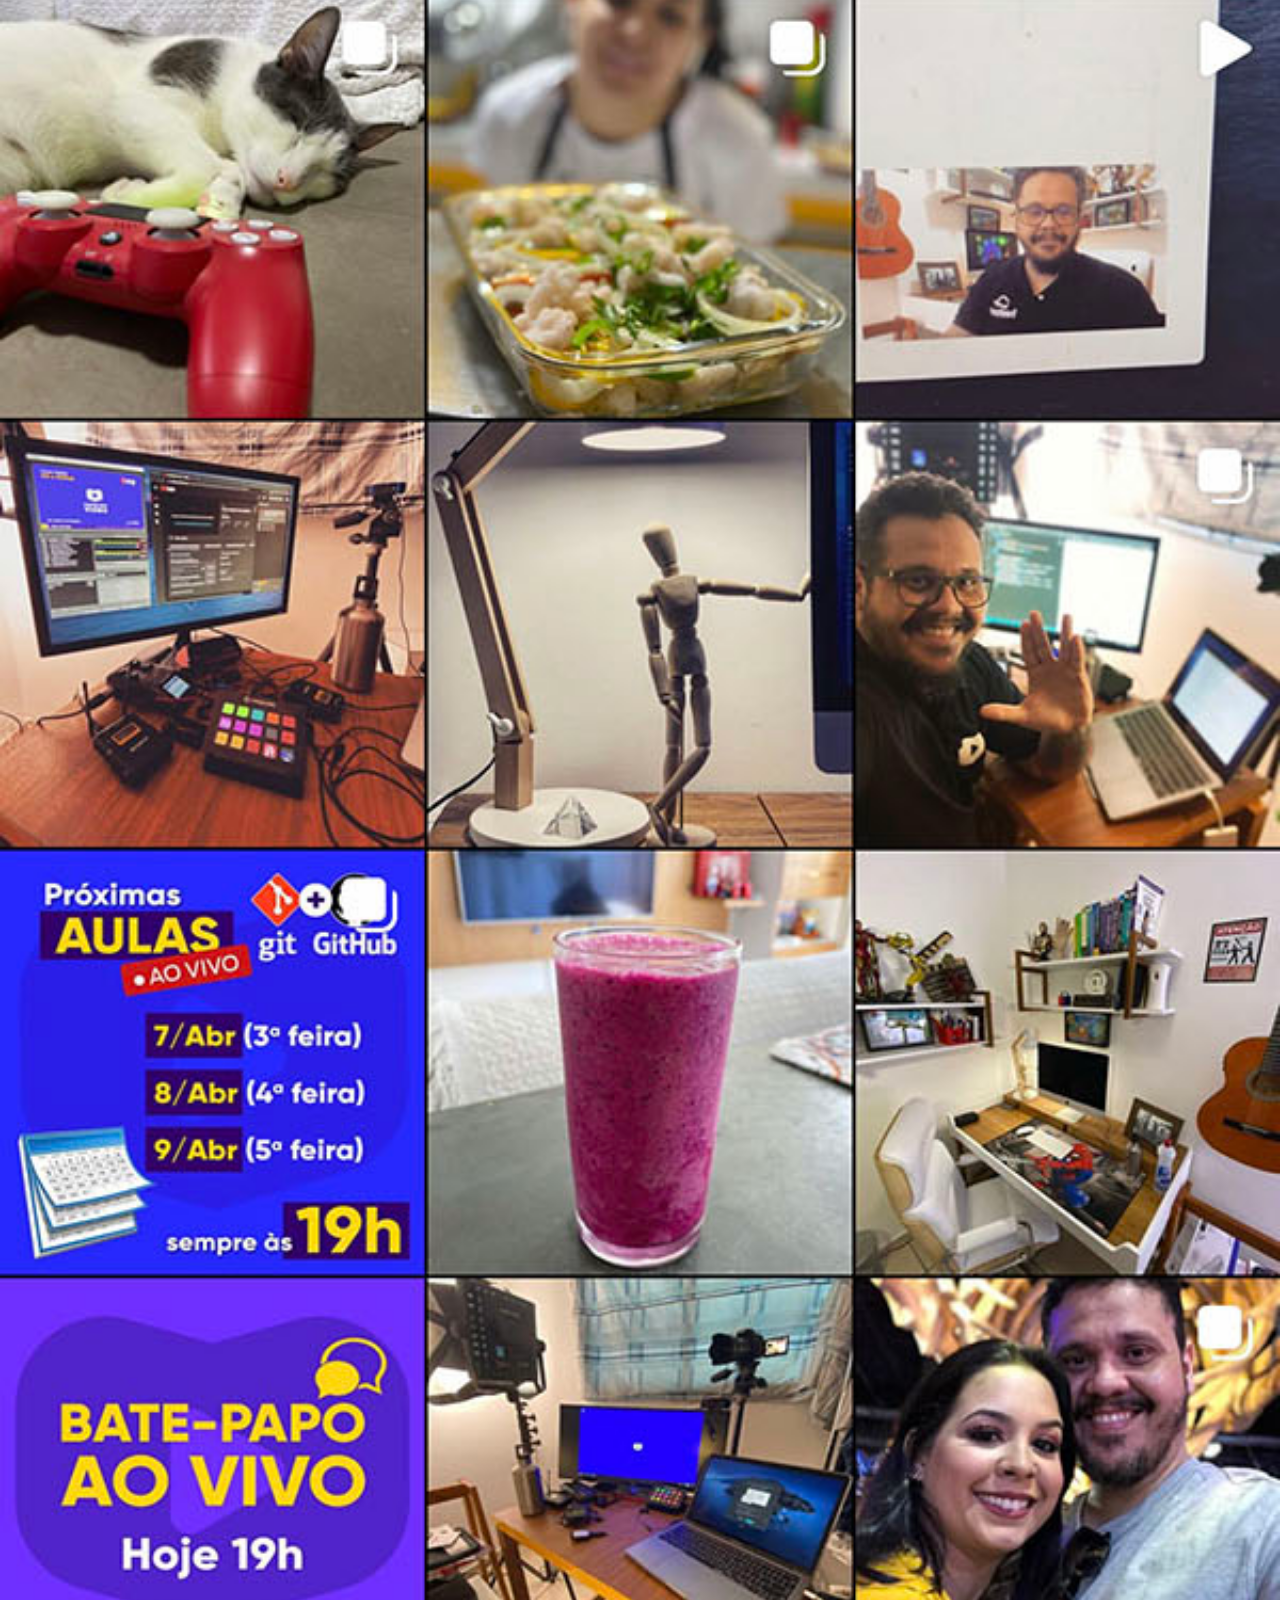
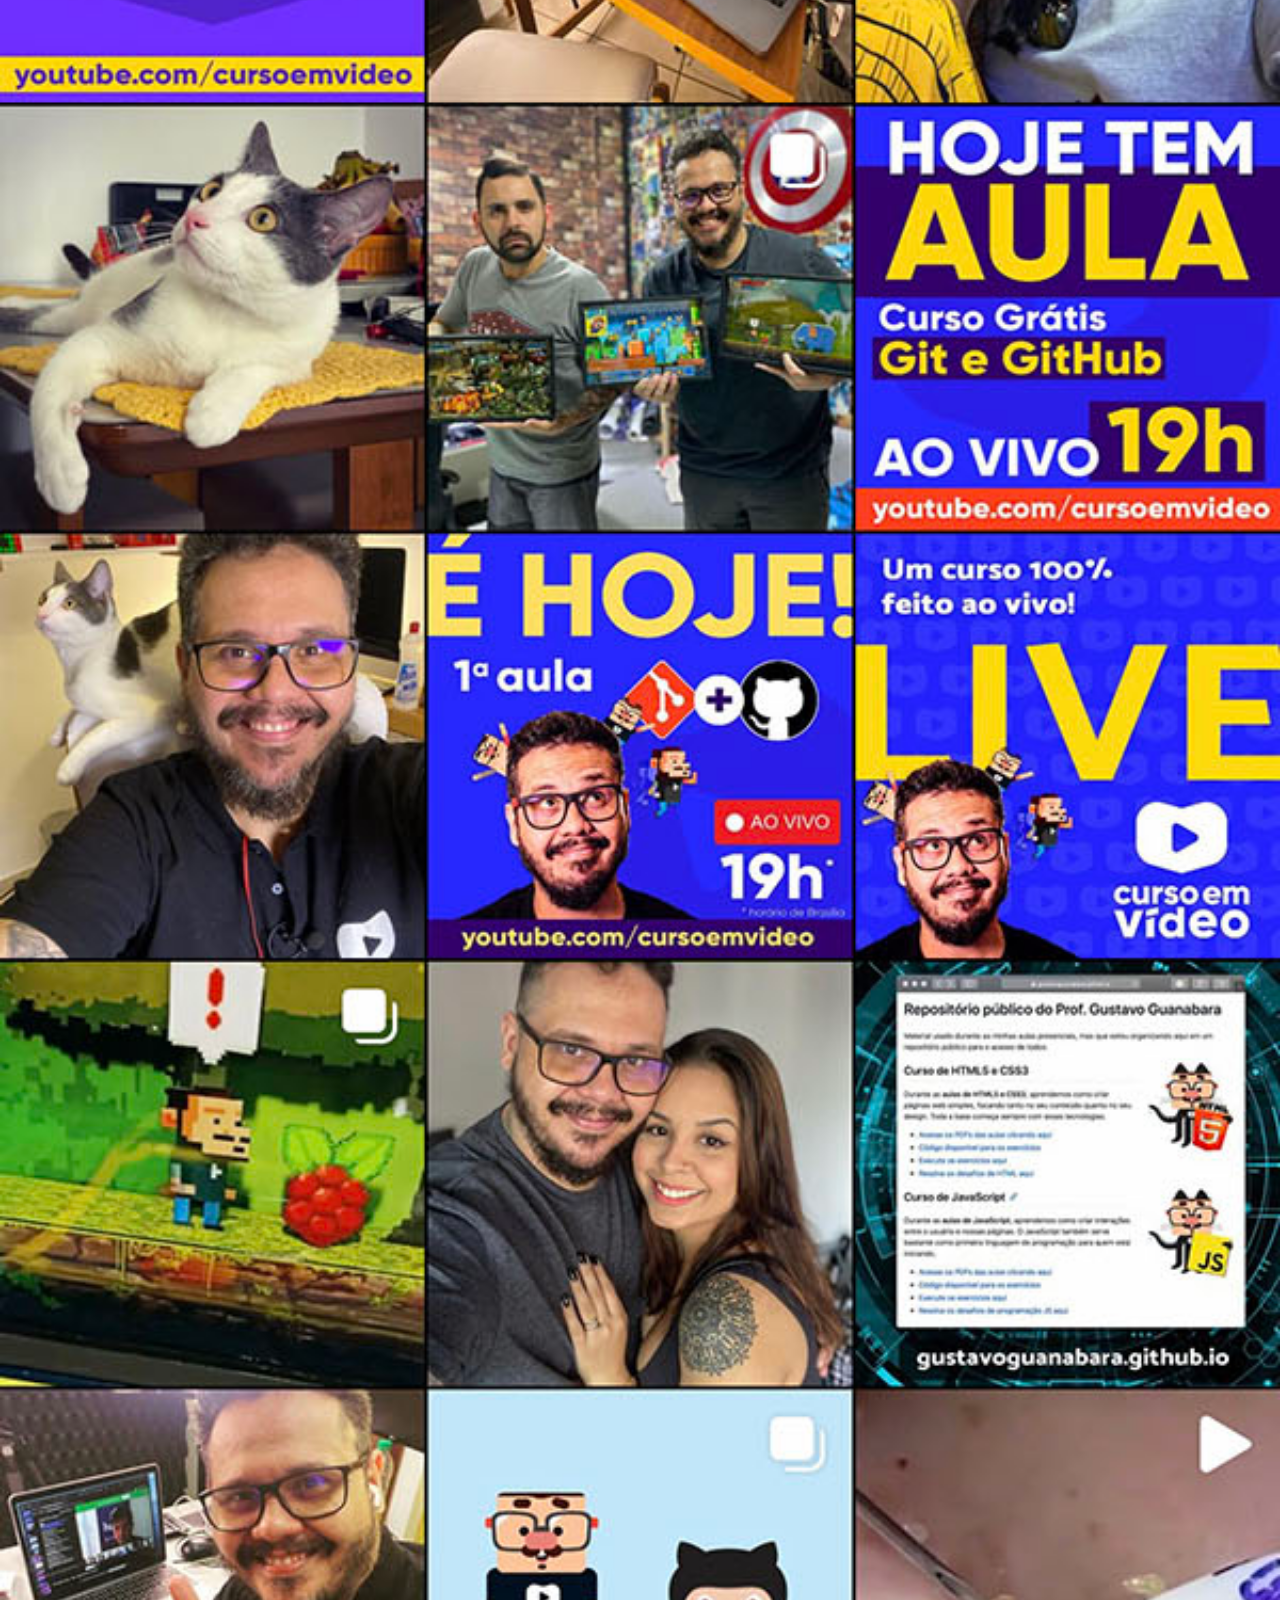
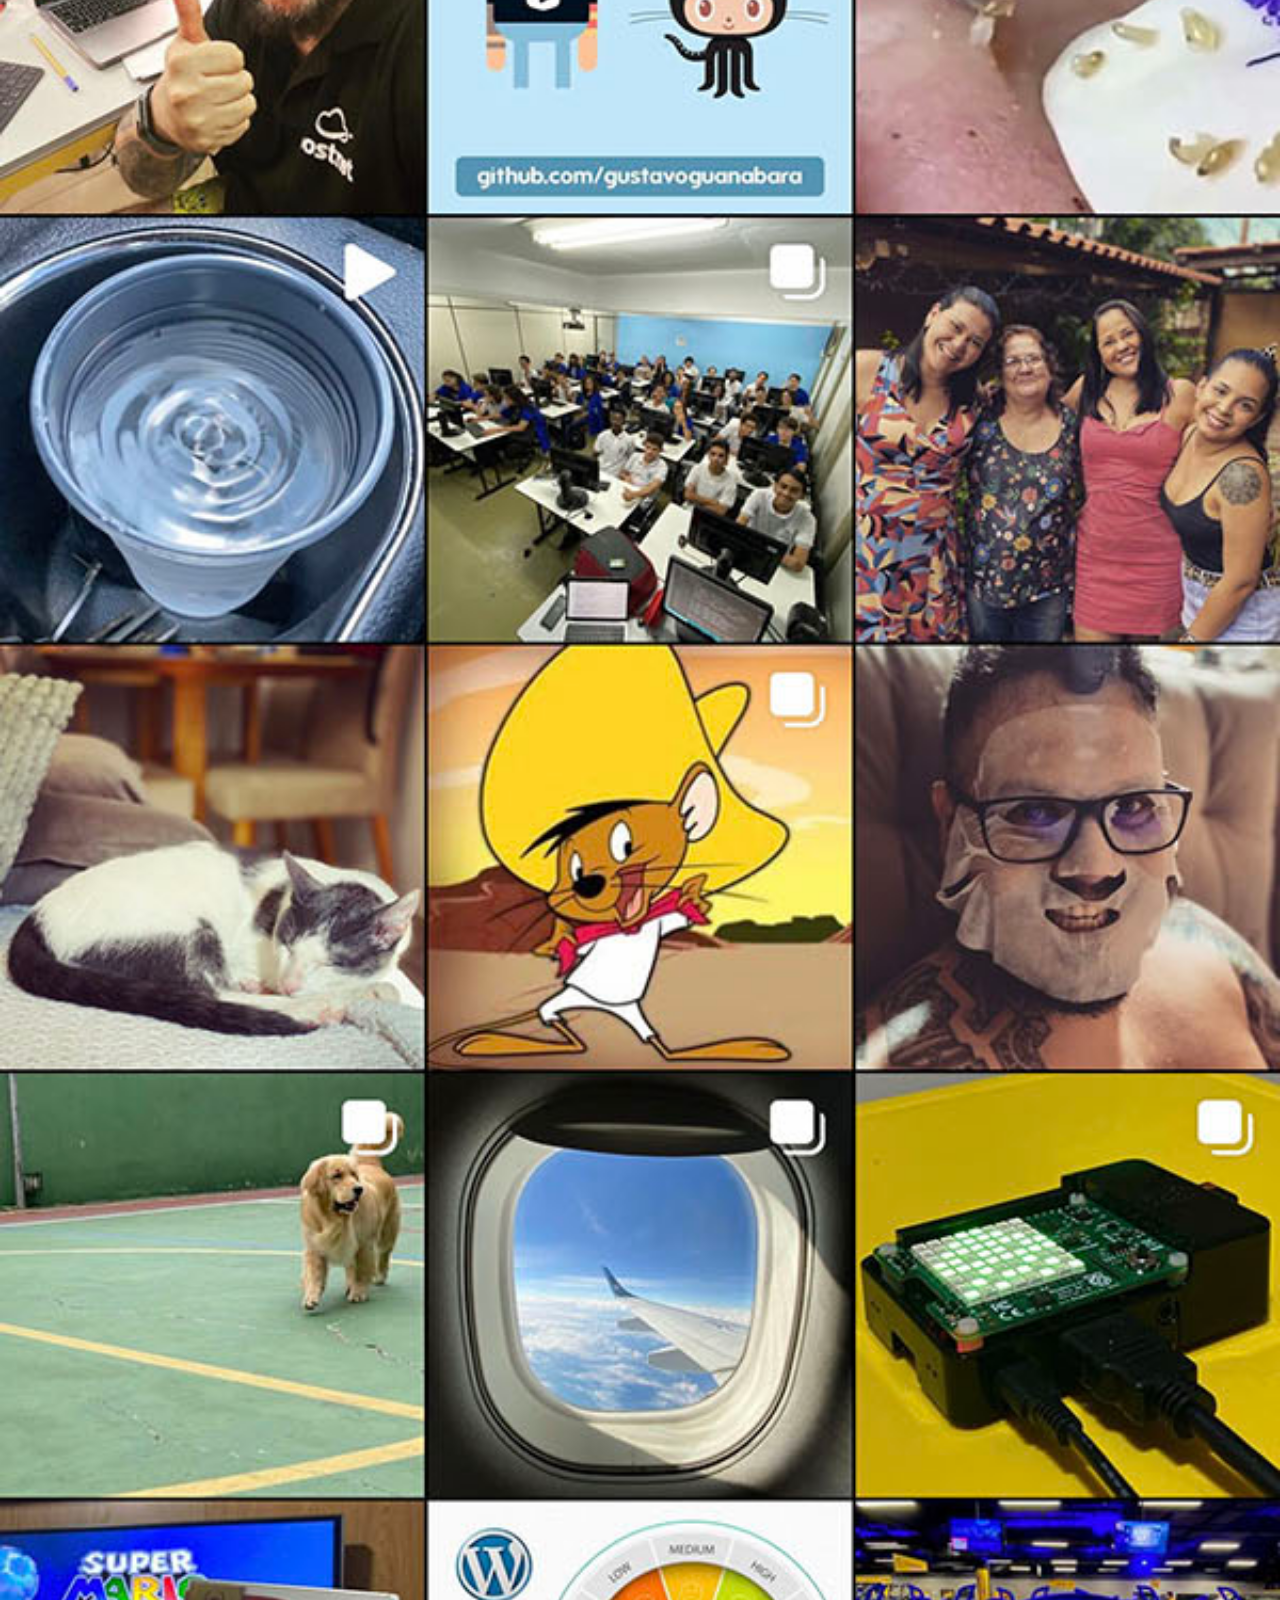
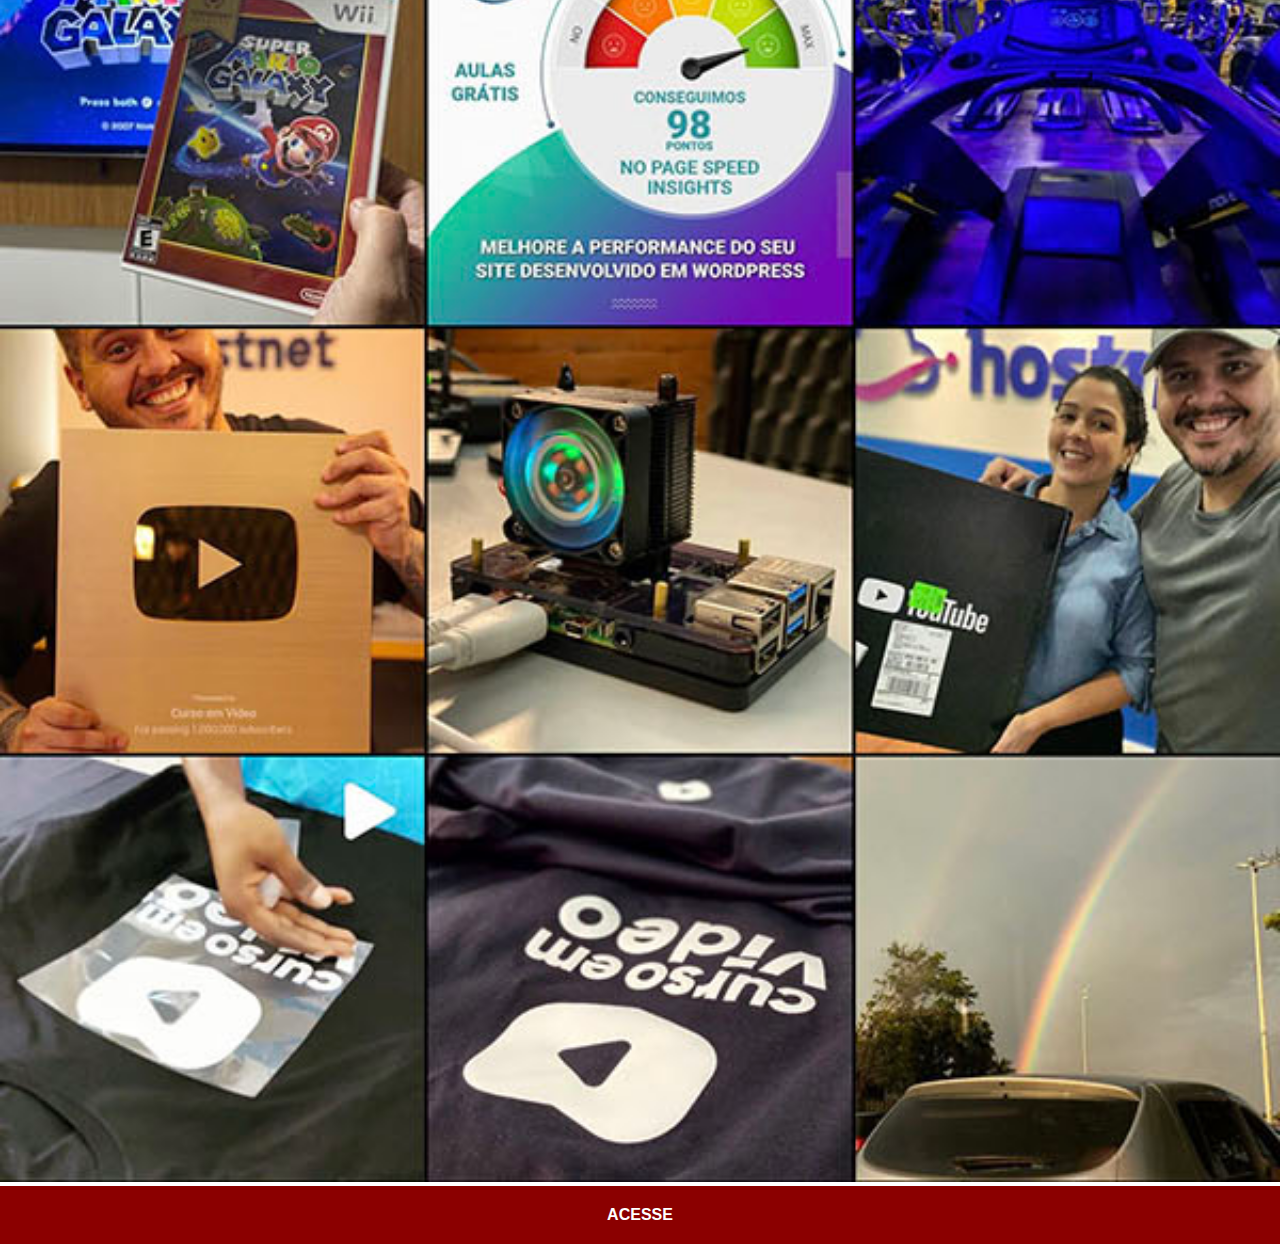
<file: instagram.html>
<!DOCTYPE html>
<html lang="pt-br">
<head>
    <meta charset="UTF-8">
    <meta http-equiv="X-UA-Compatible" content="IE=edge">
    <meta name="viewport" content="width=device-width, initial-scale=1.0">
    <title>instagram</title>
    <link rel="stylesheet" href="estilos/social.css">
</head>
<body>
    <img src="imagens/tela-instagram.jpg" alt="instagram">
    <a href="https://www.instagram.com/gustavoguanabara/" target="_blank">ACESSE</a>
</body>
</html>
</file>
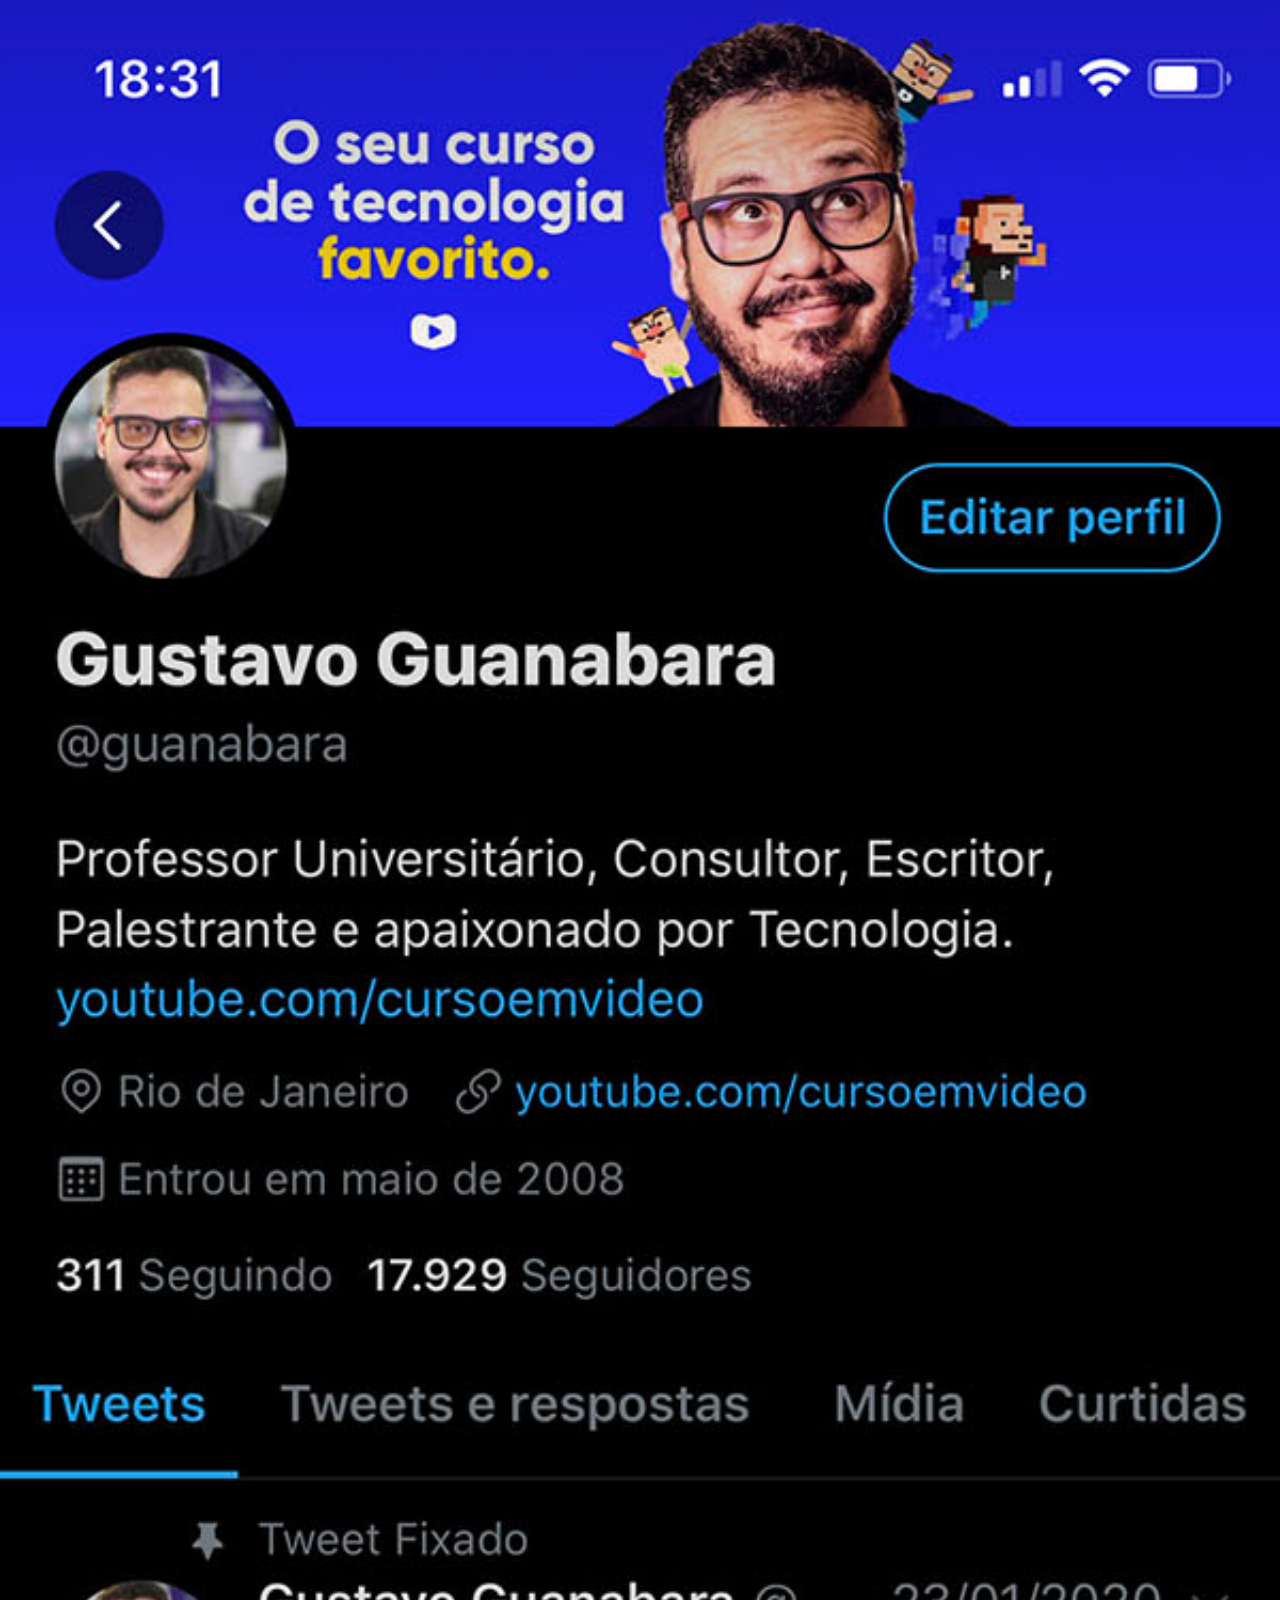
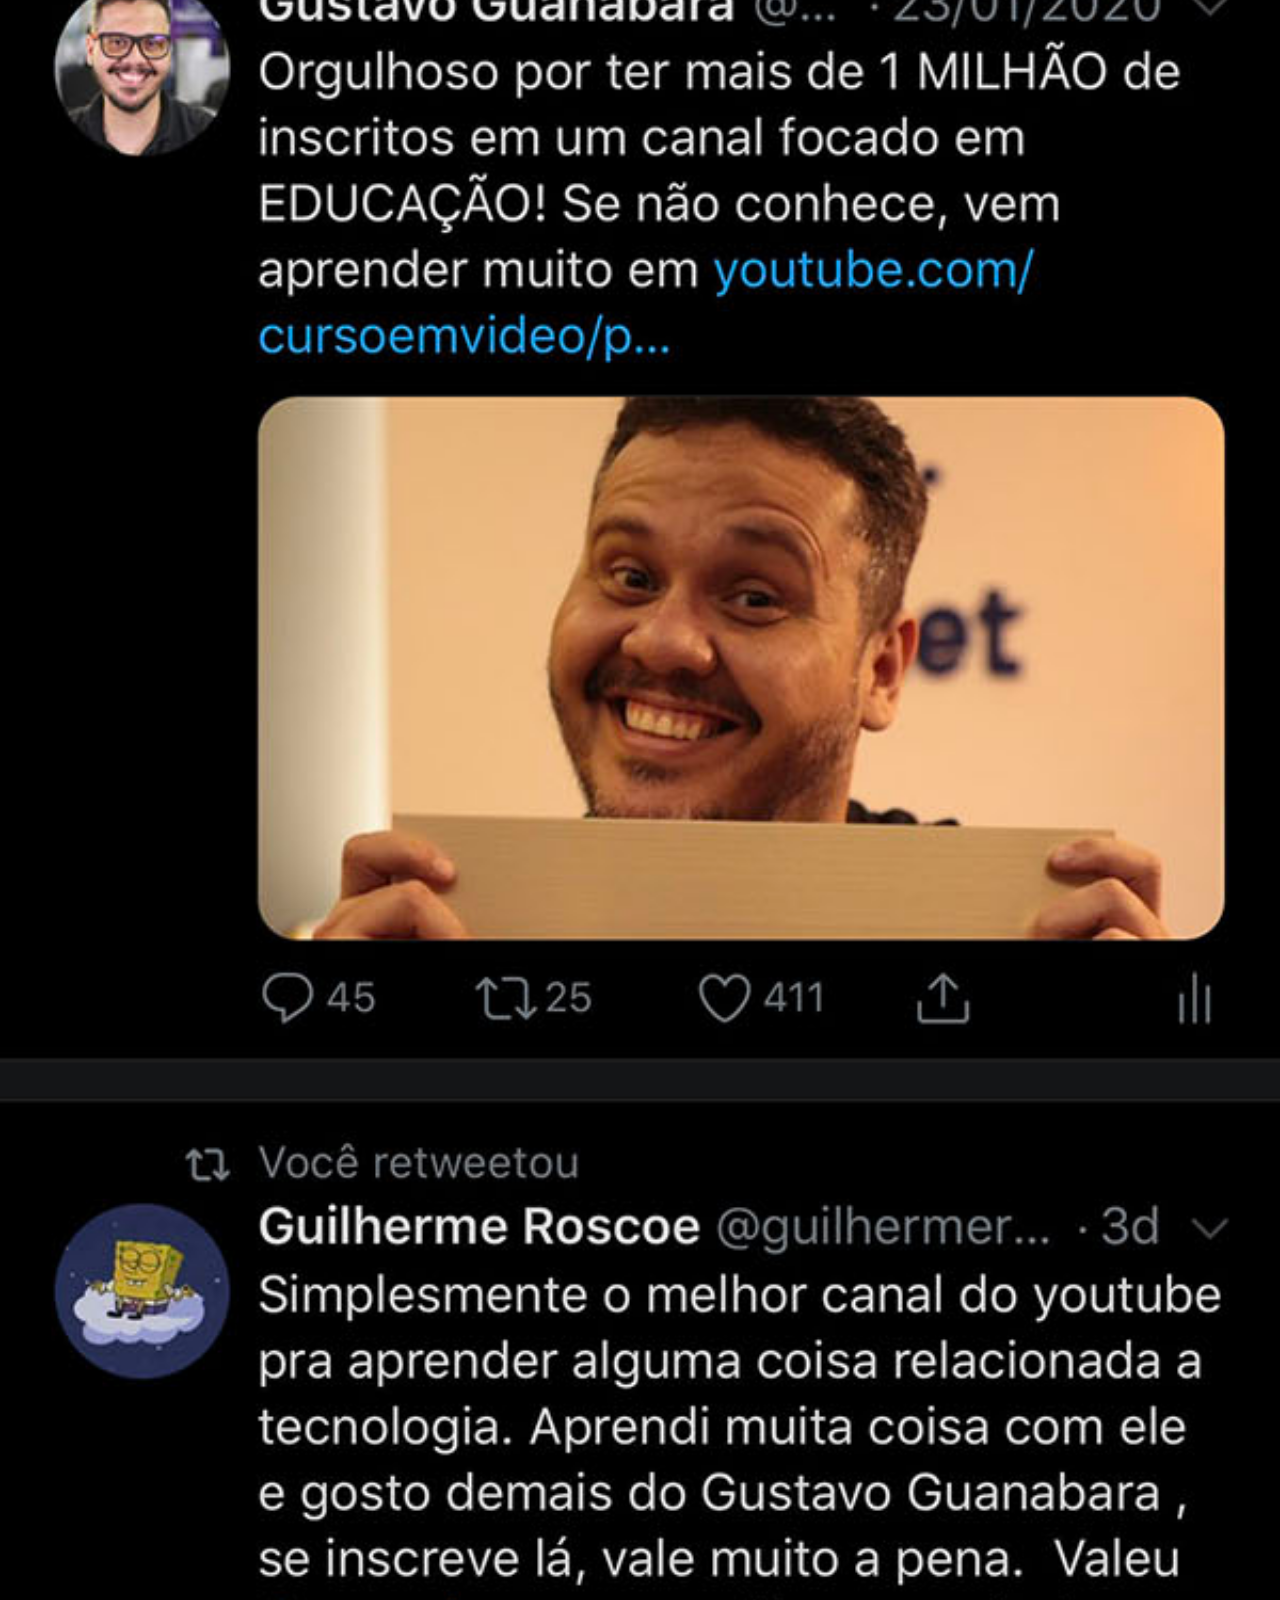
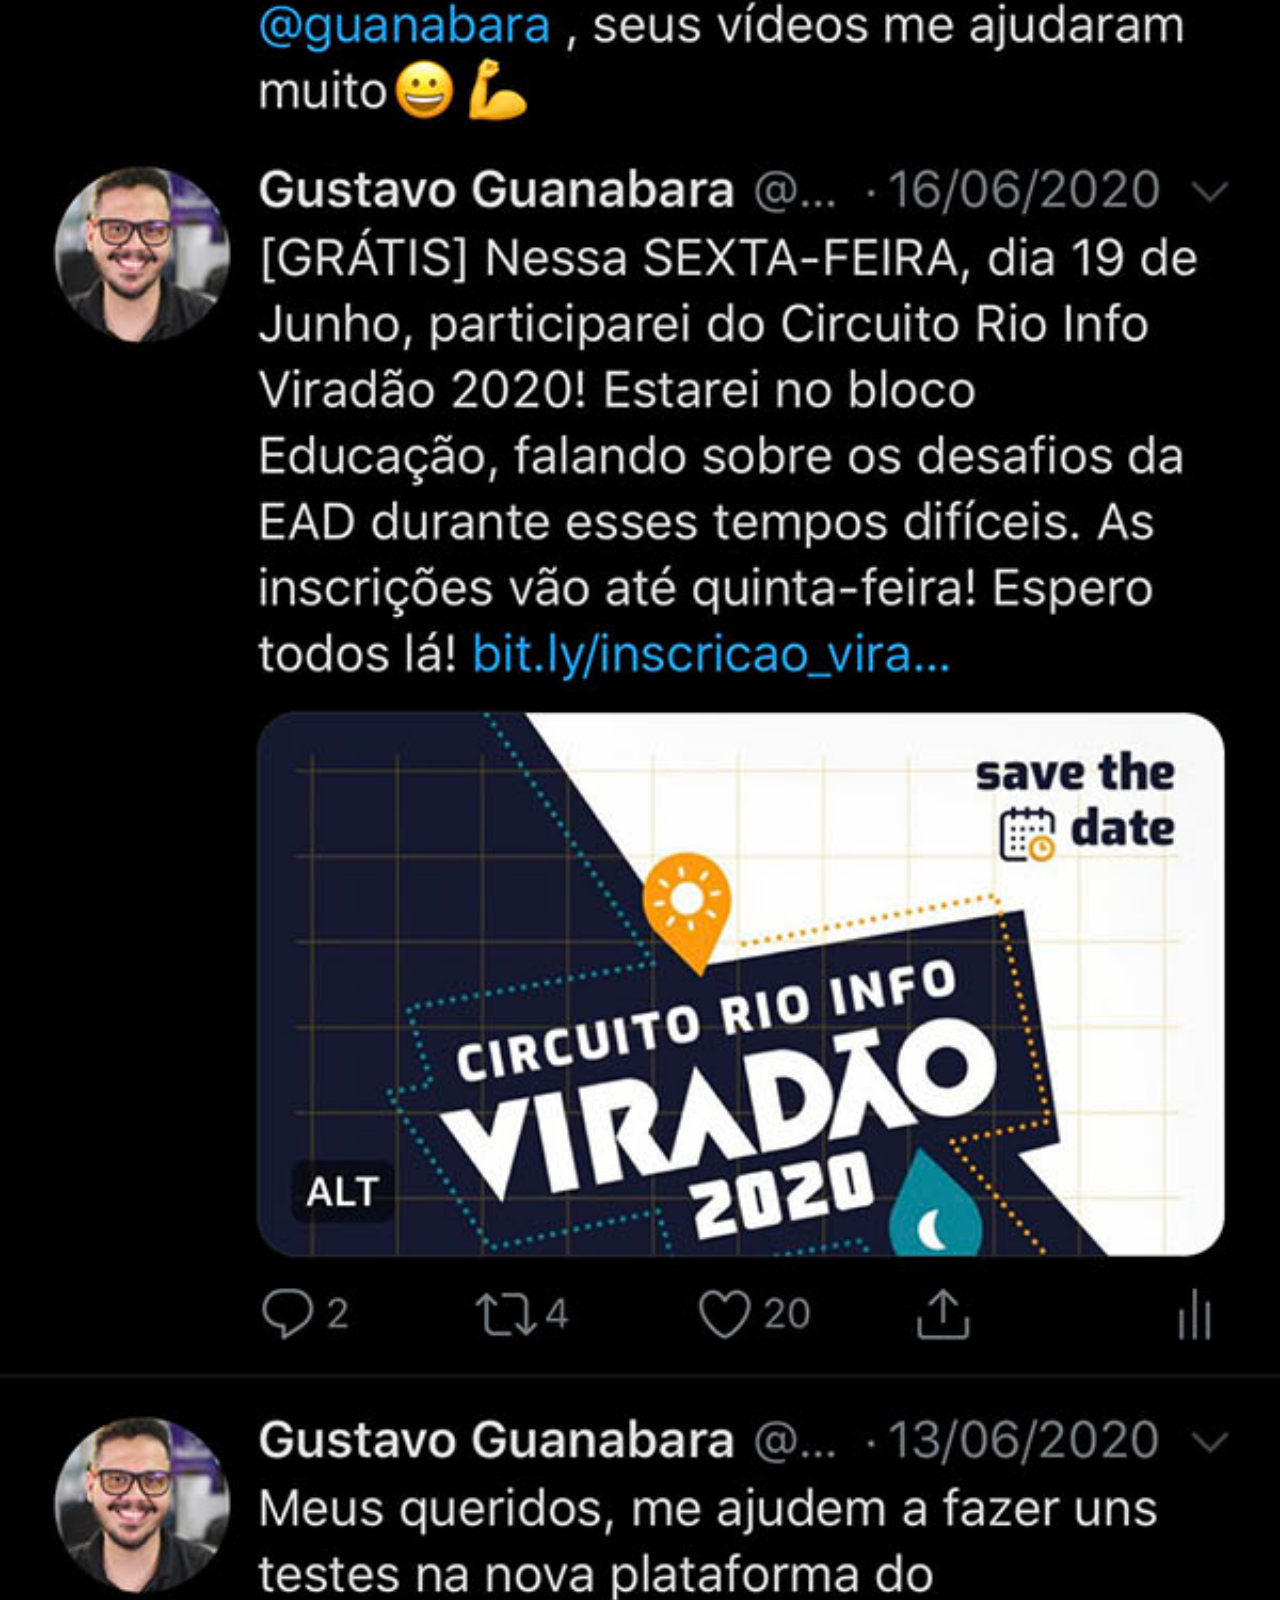
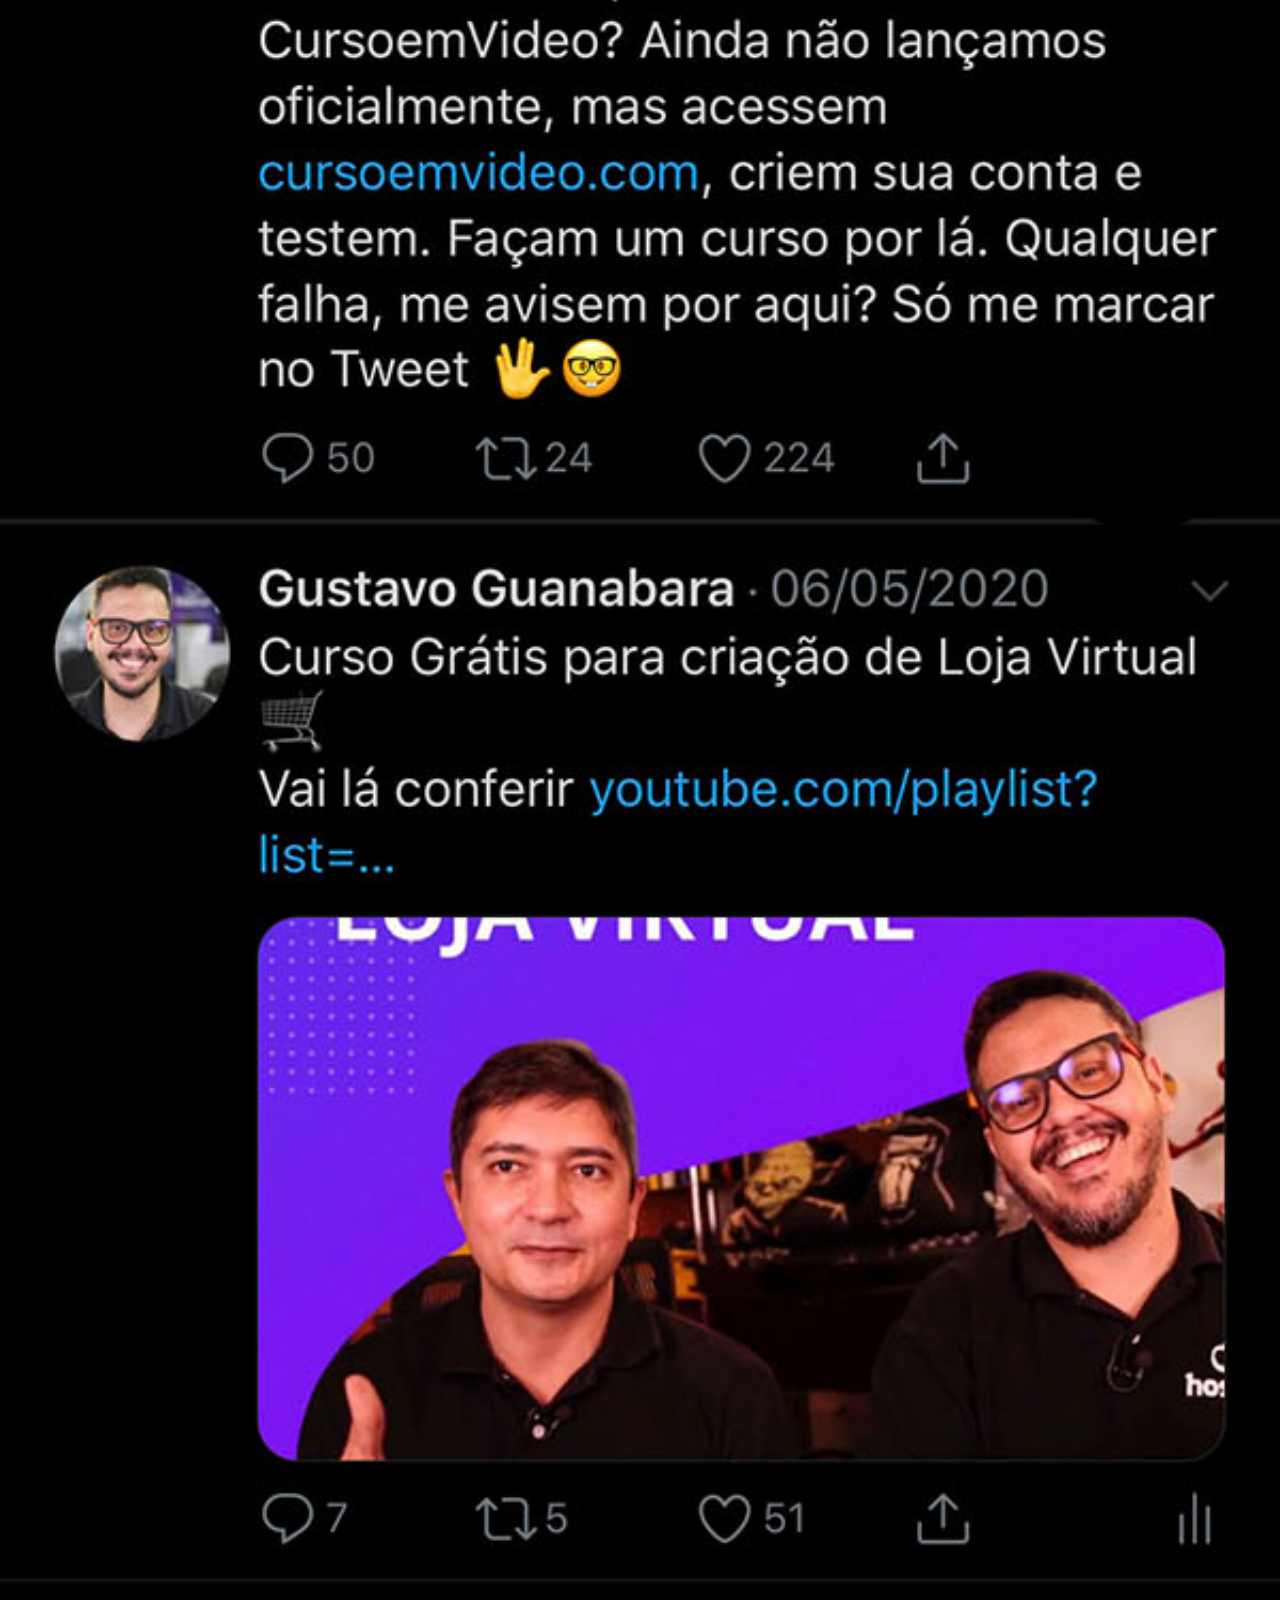
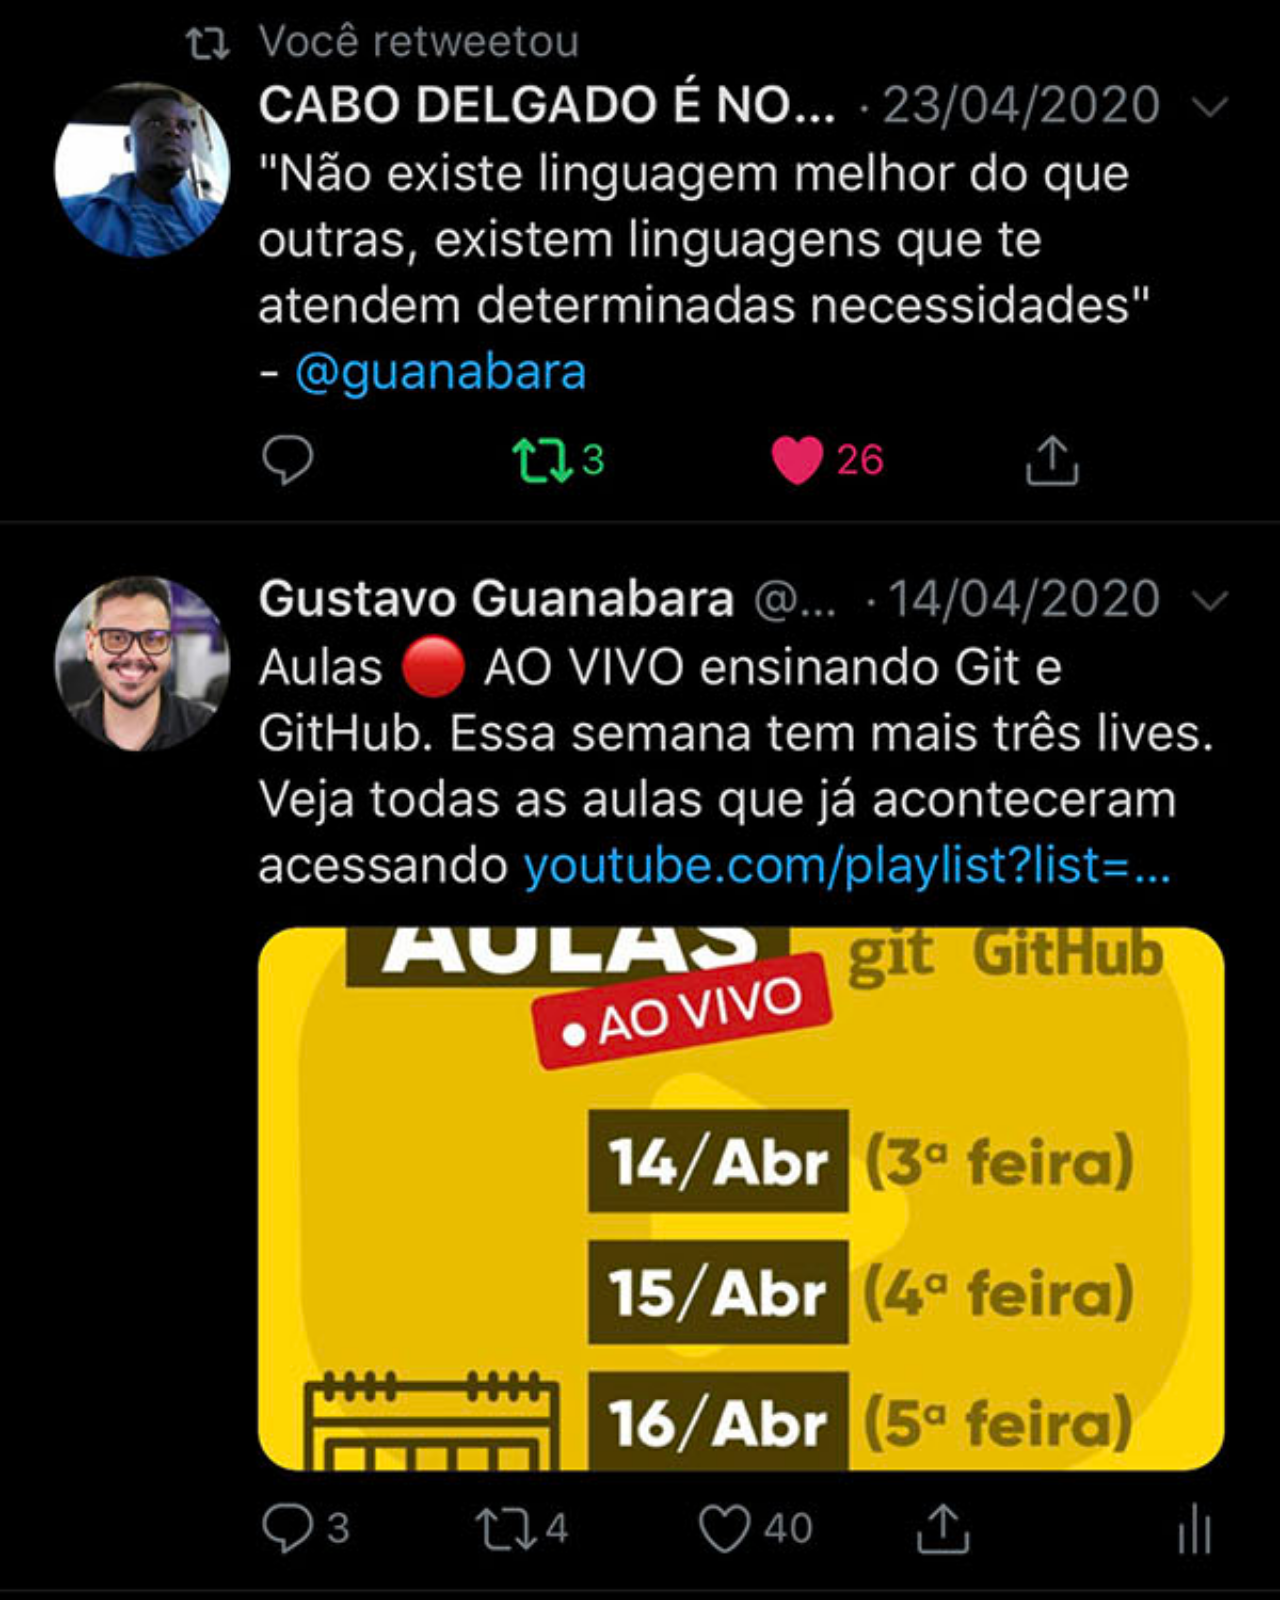
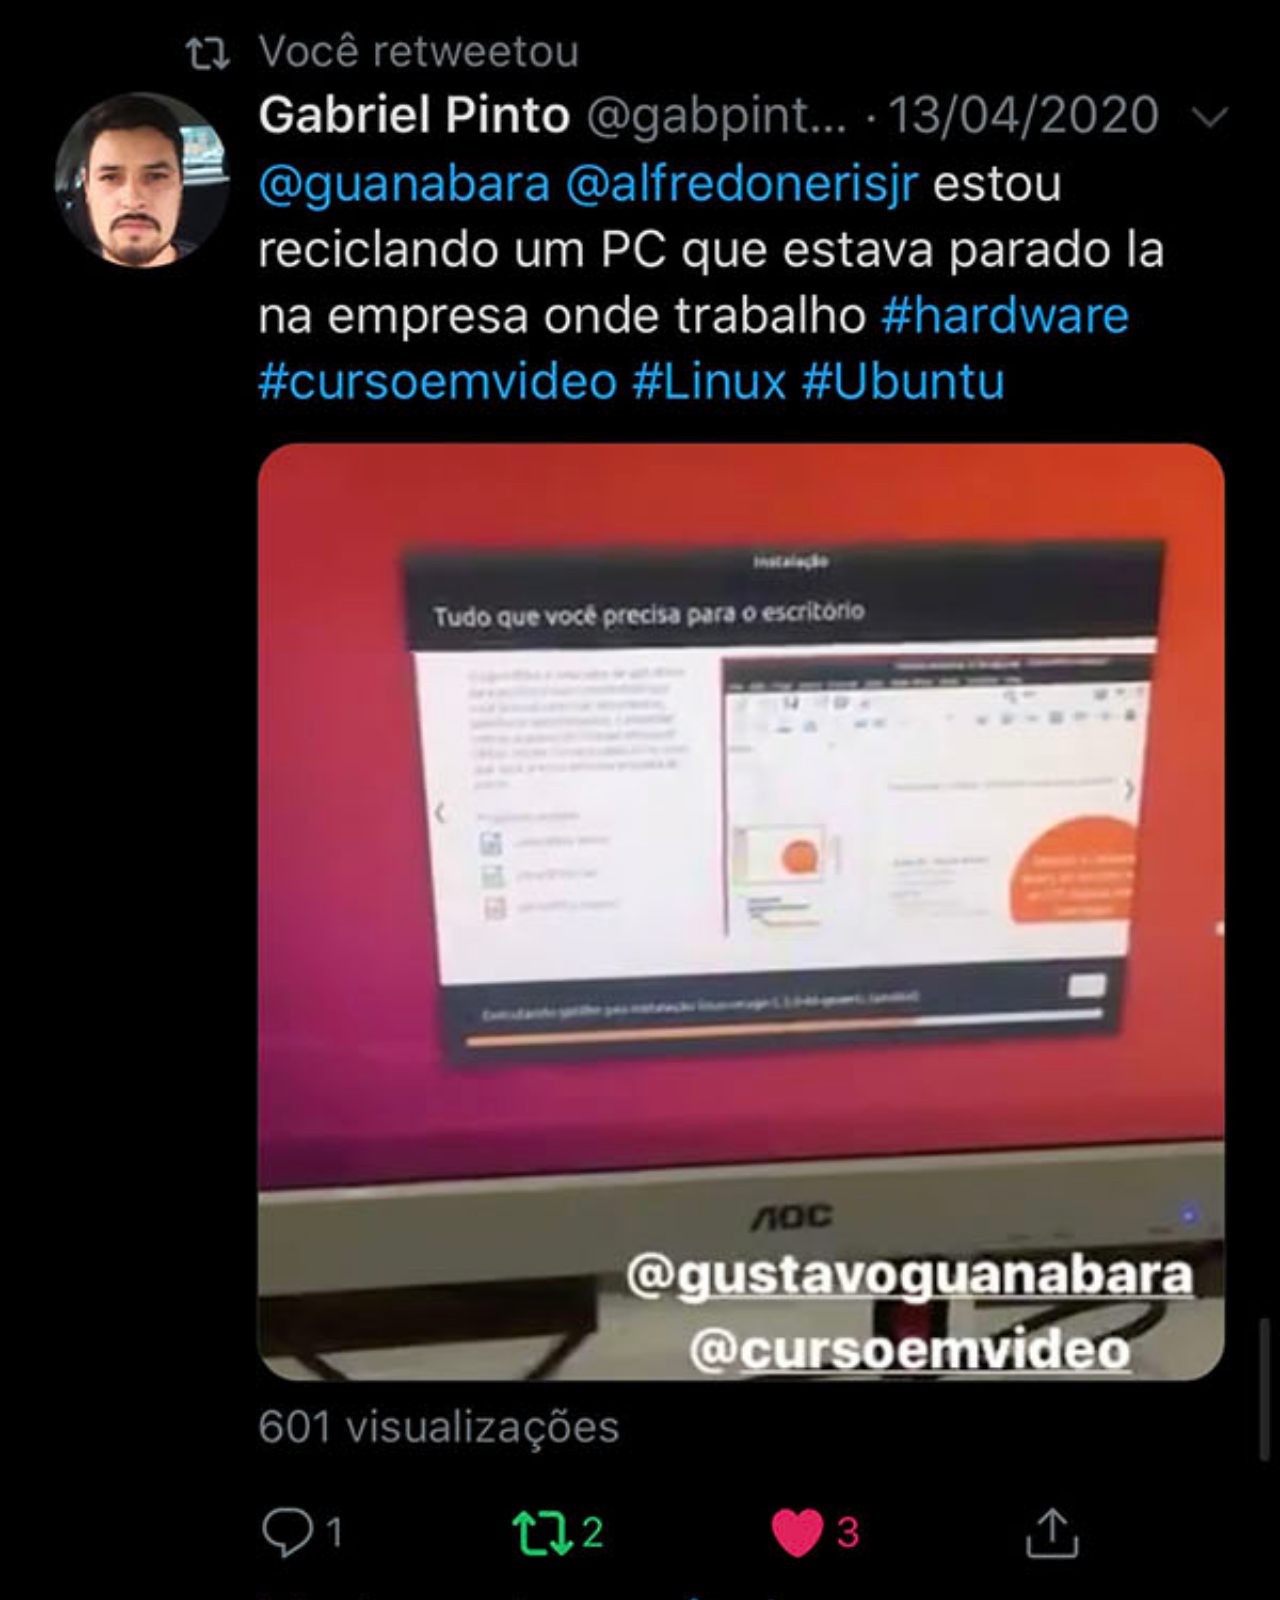
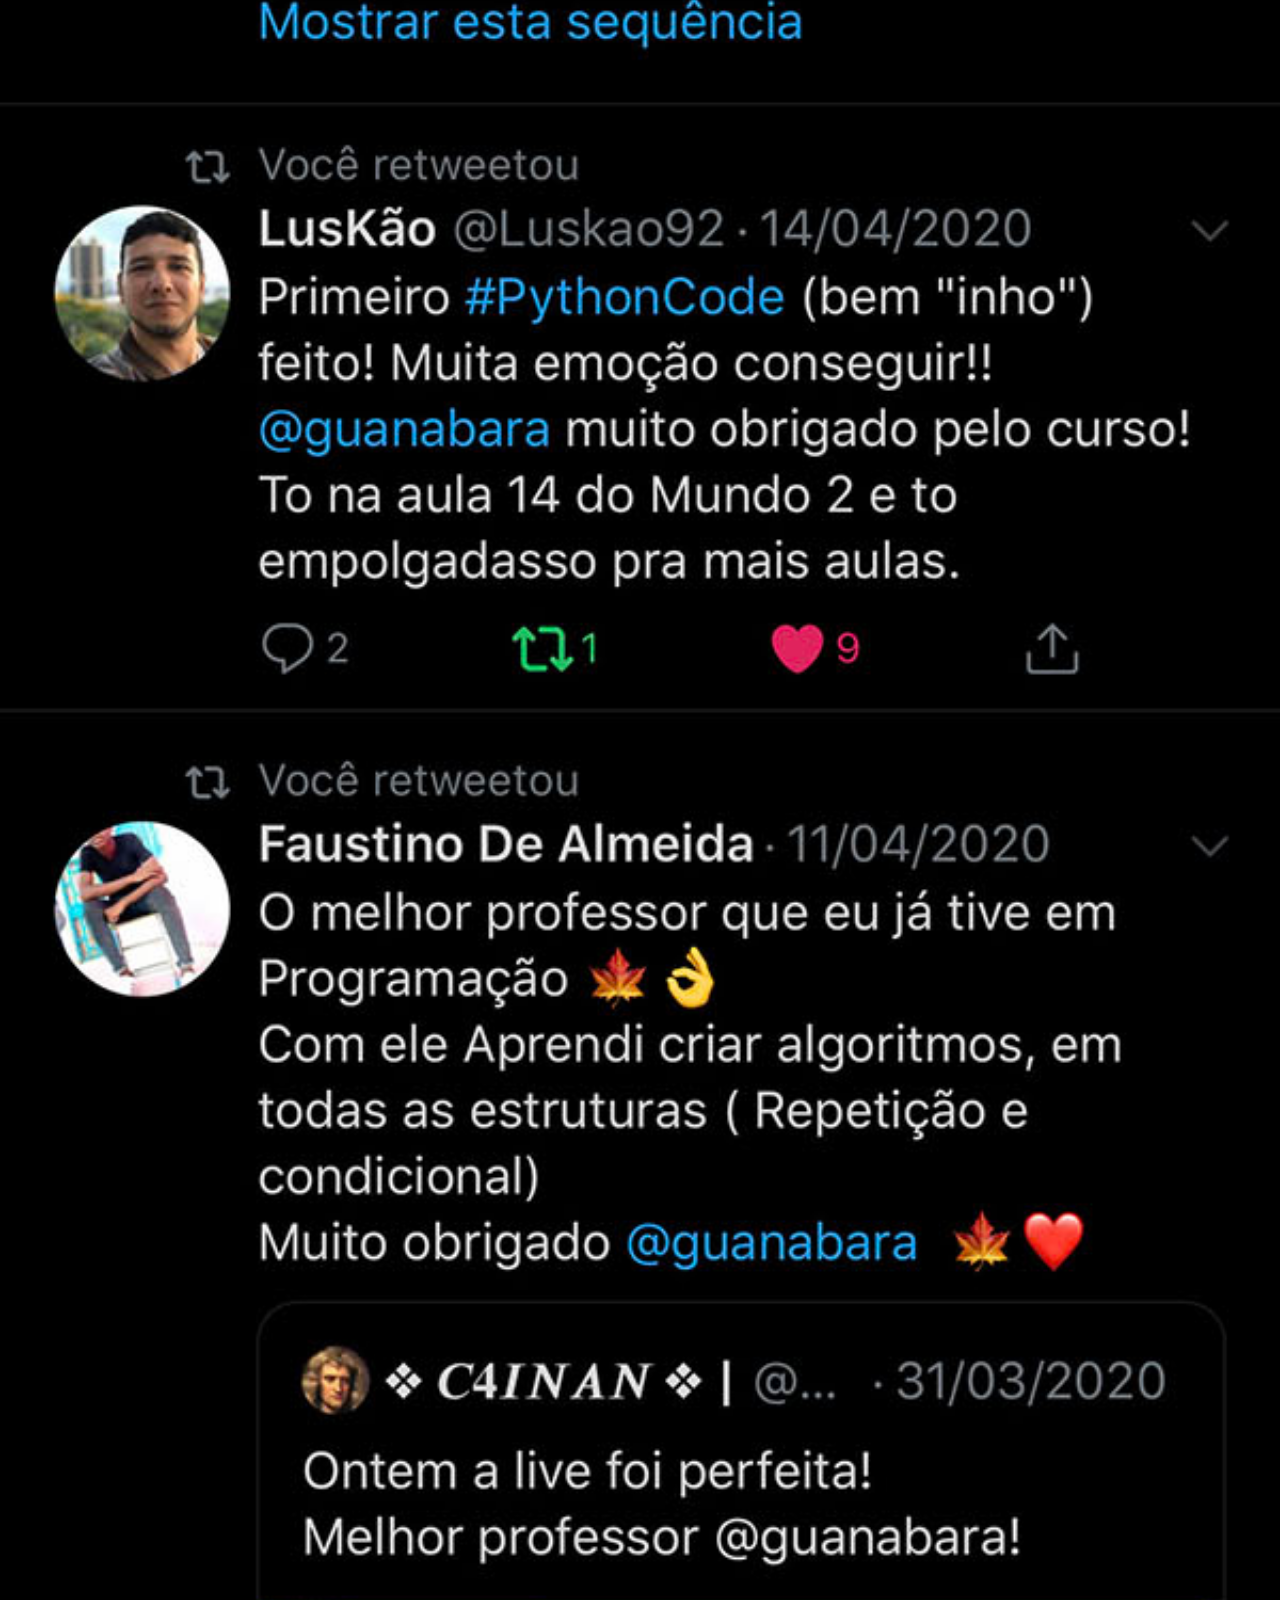
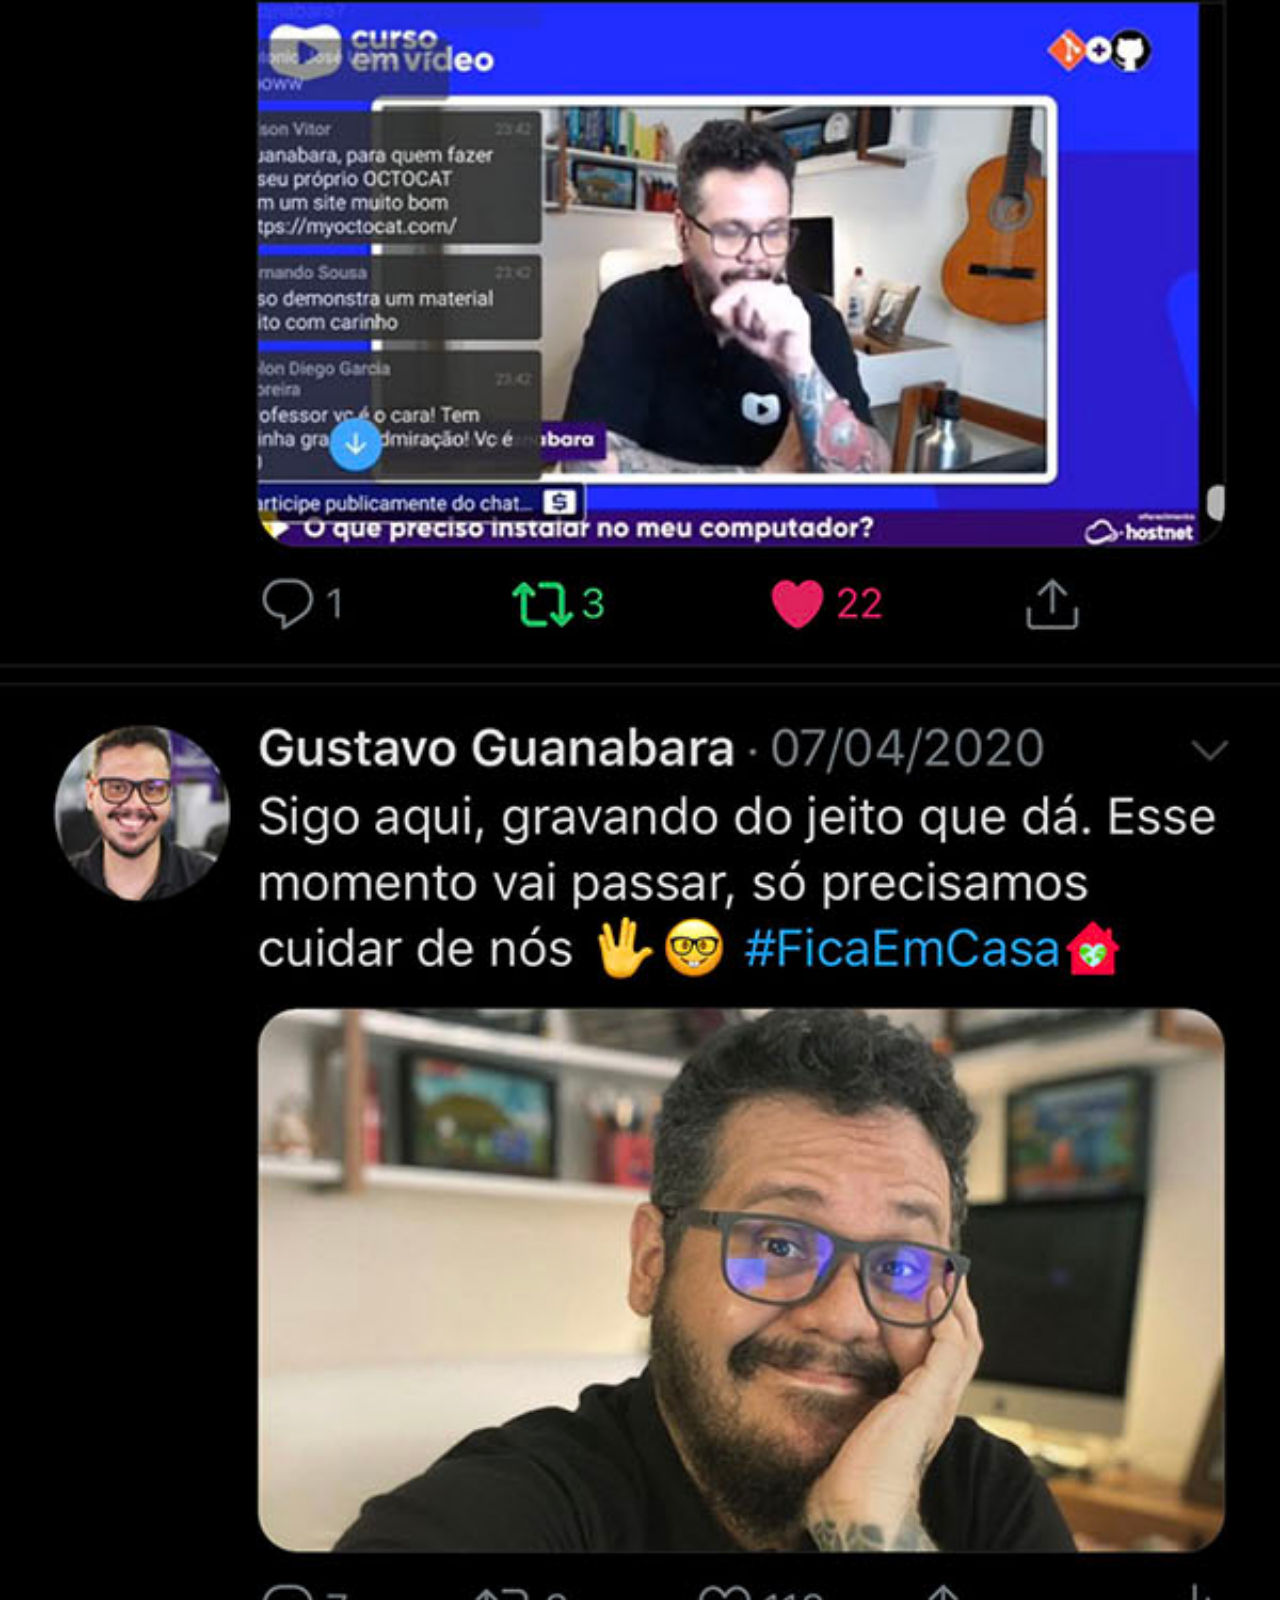
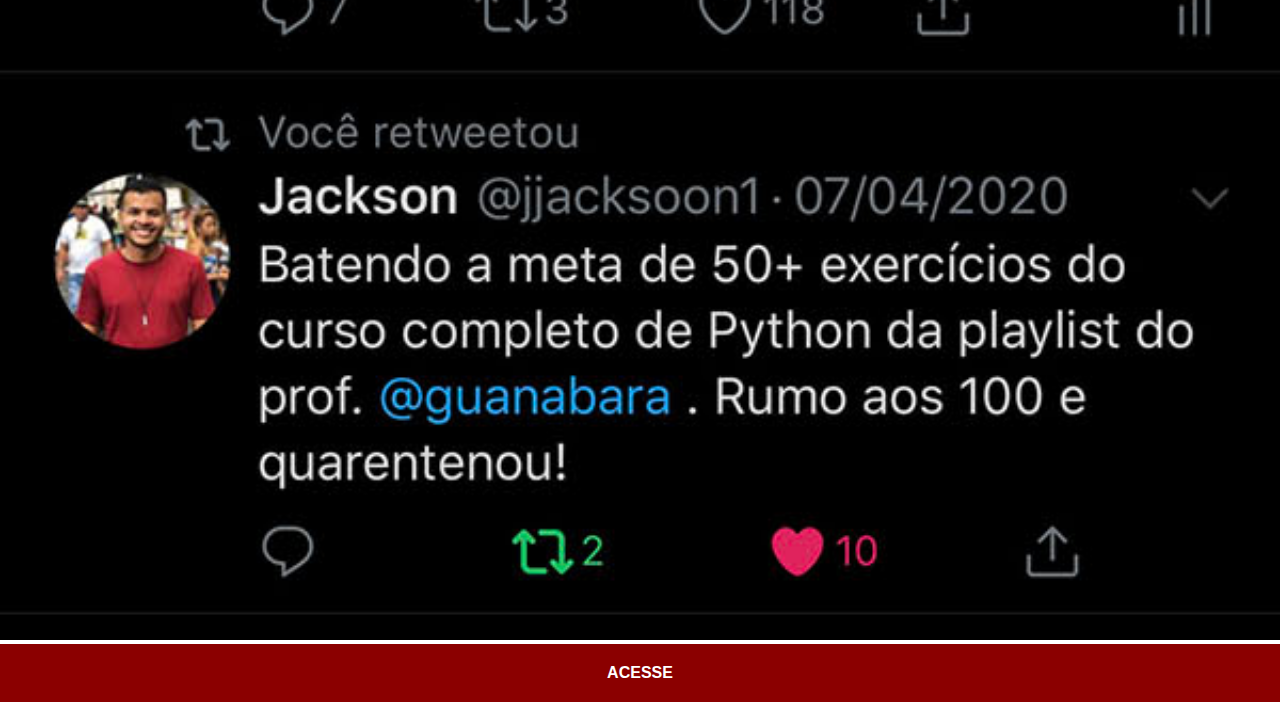
<file: twitter.html>
<!DOCTYPE html>
<html lang="pt-br">
<head>
    <meta charset="UTF-8">
    <meta http-equiv="X-UA-Compatible" content="IE=edge">
    <meta name="viewport" content="width=device-width, initial-scale=1.0">
    <title>twitter</title>
    <link rel="stylesheet" href="estilos/social.css">
</head>
<body>
    <img src="imagens/tela-twitter.jpg" alt="twitter">
    <a href="https://twitter.com/guanabara" target="_blank">ACESSE</a>
</body>
</html>
</file>
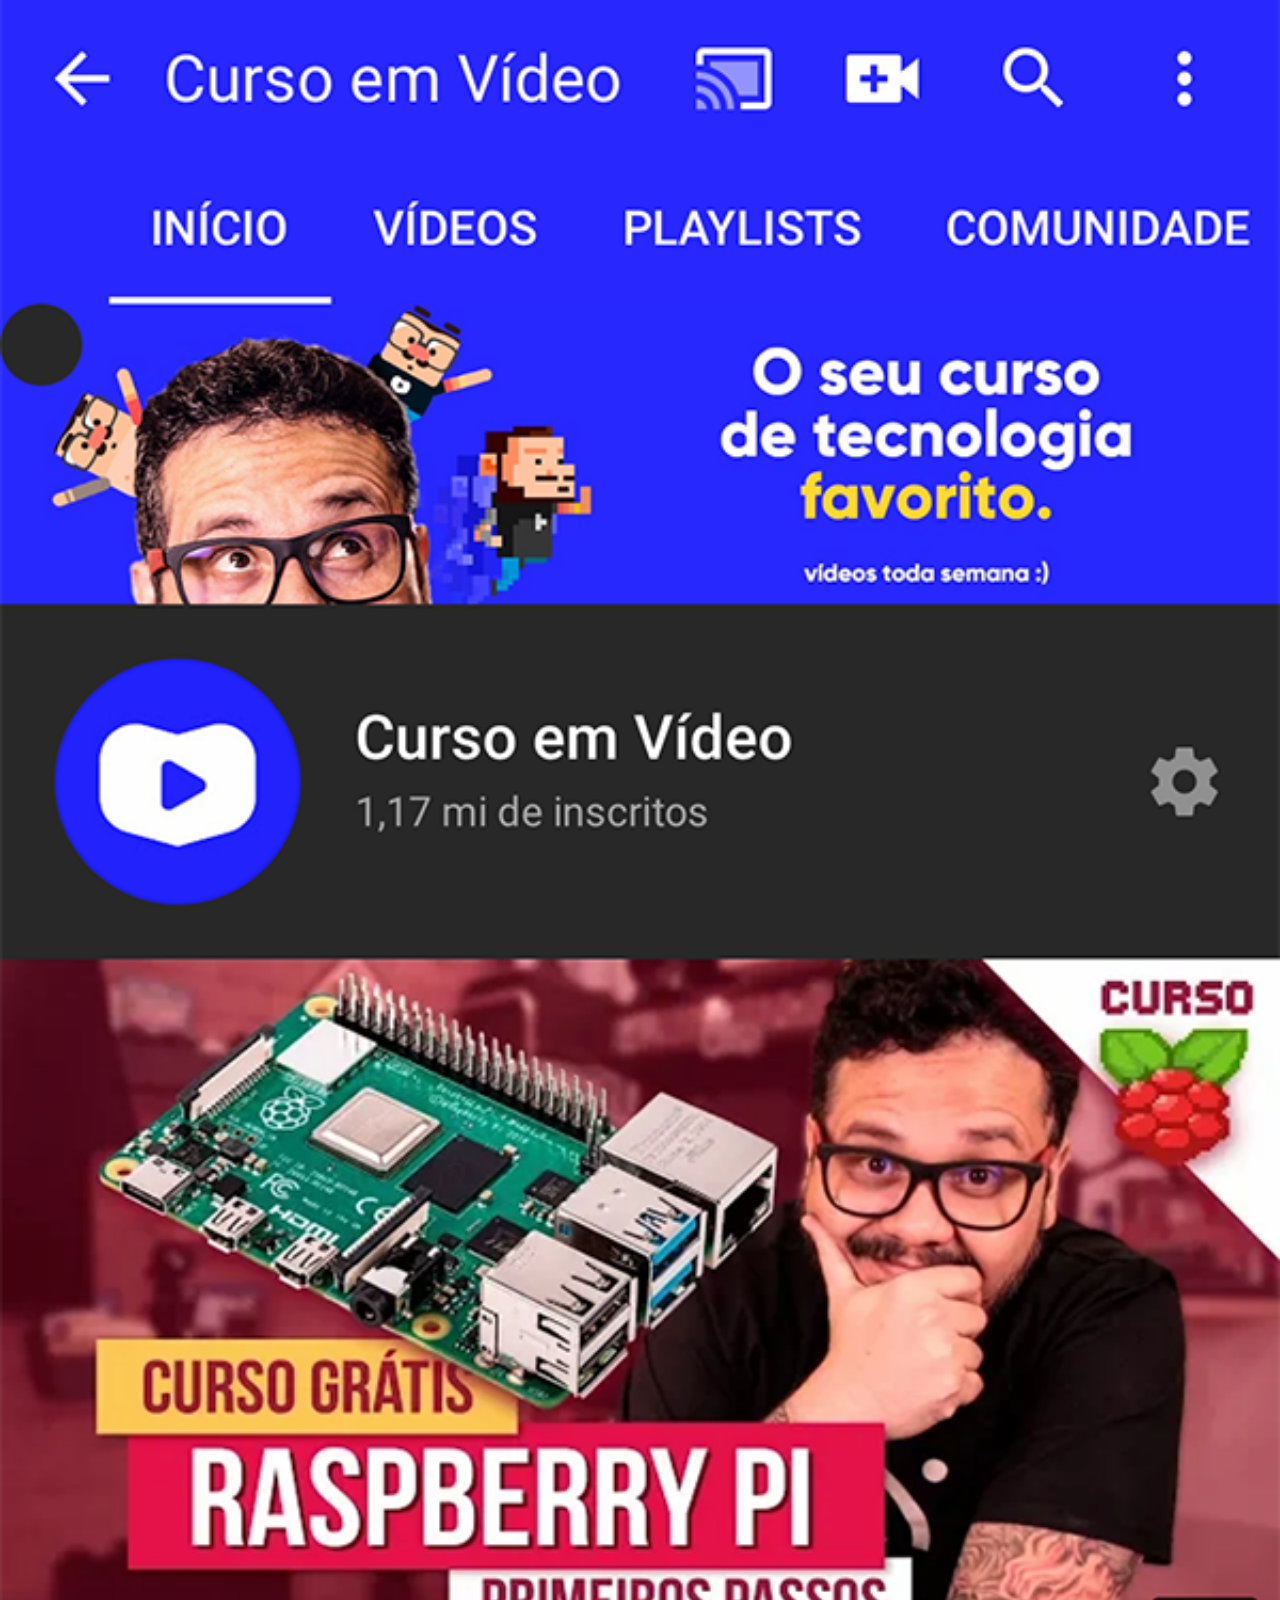
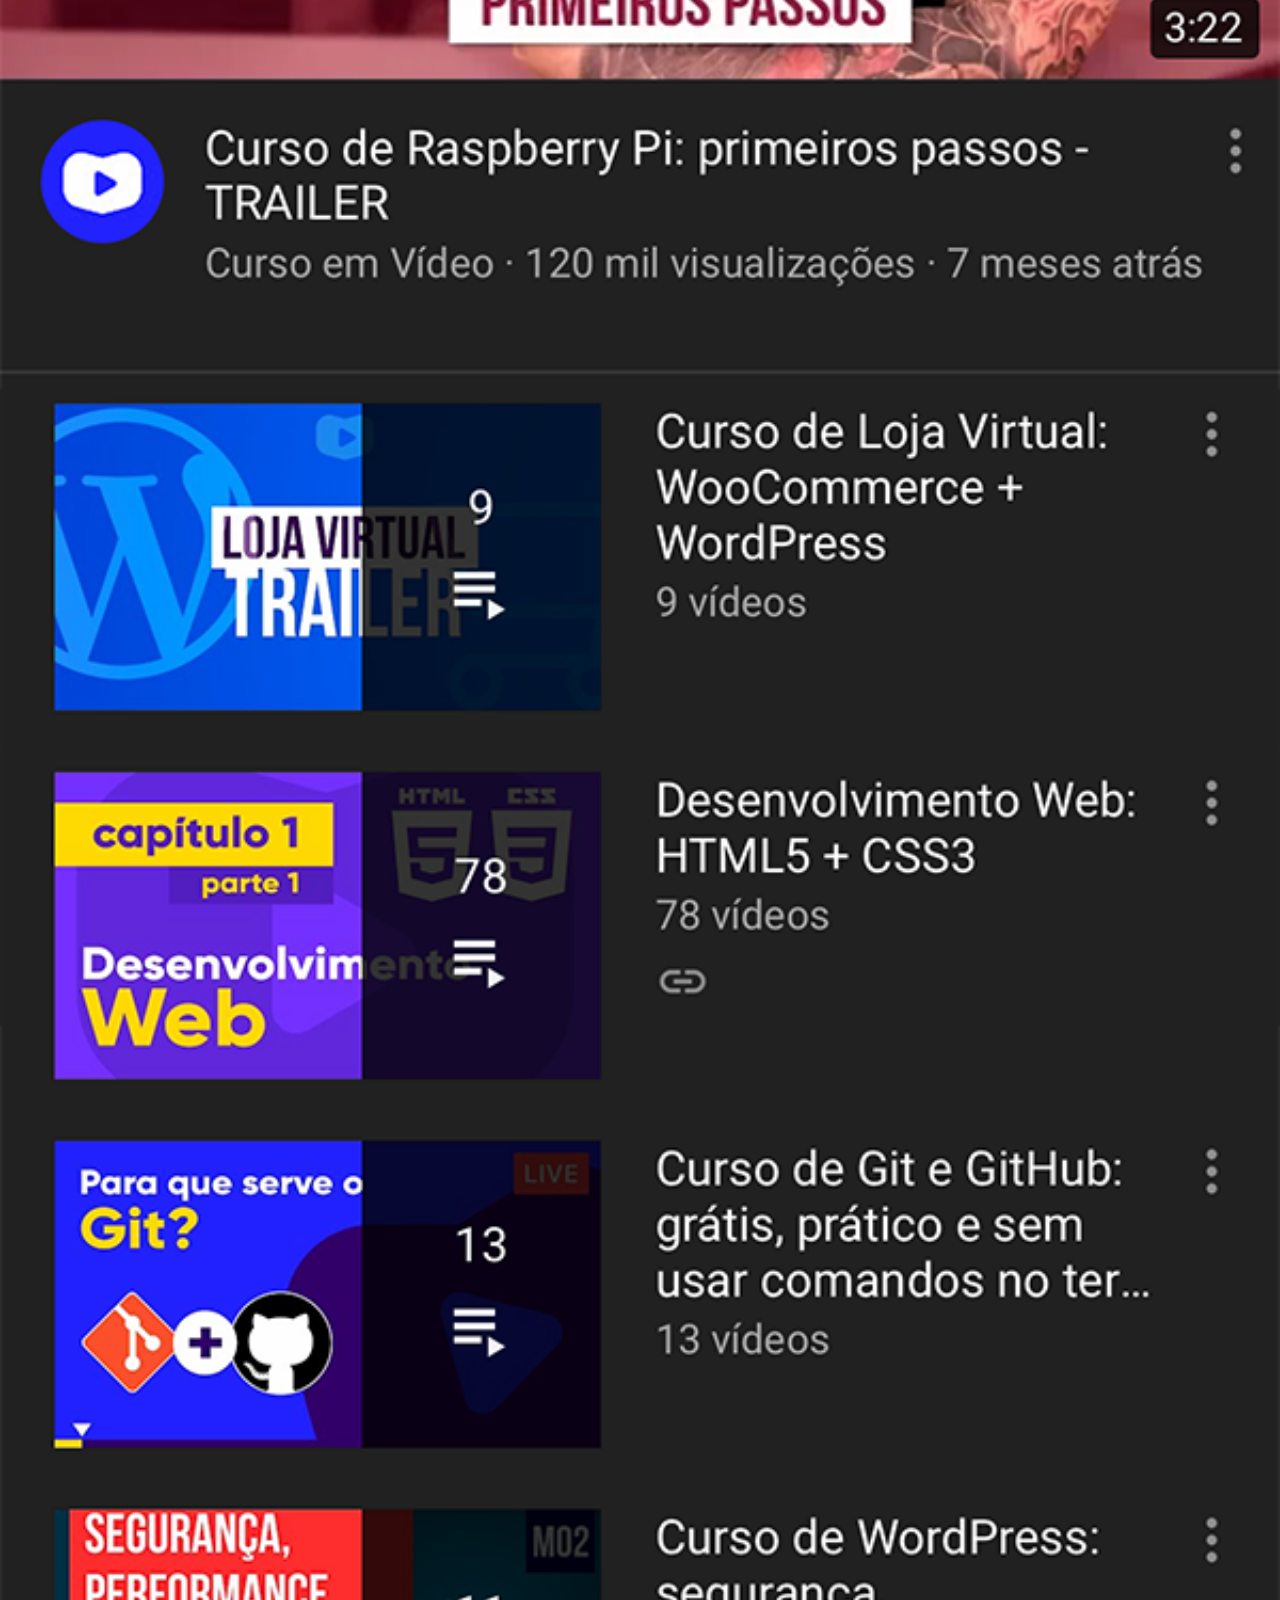
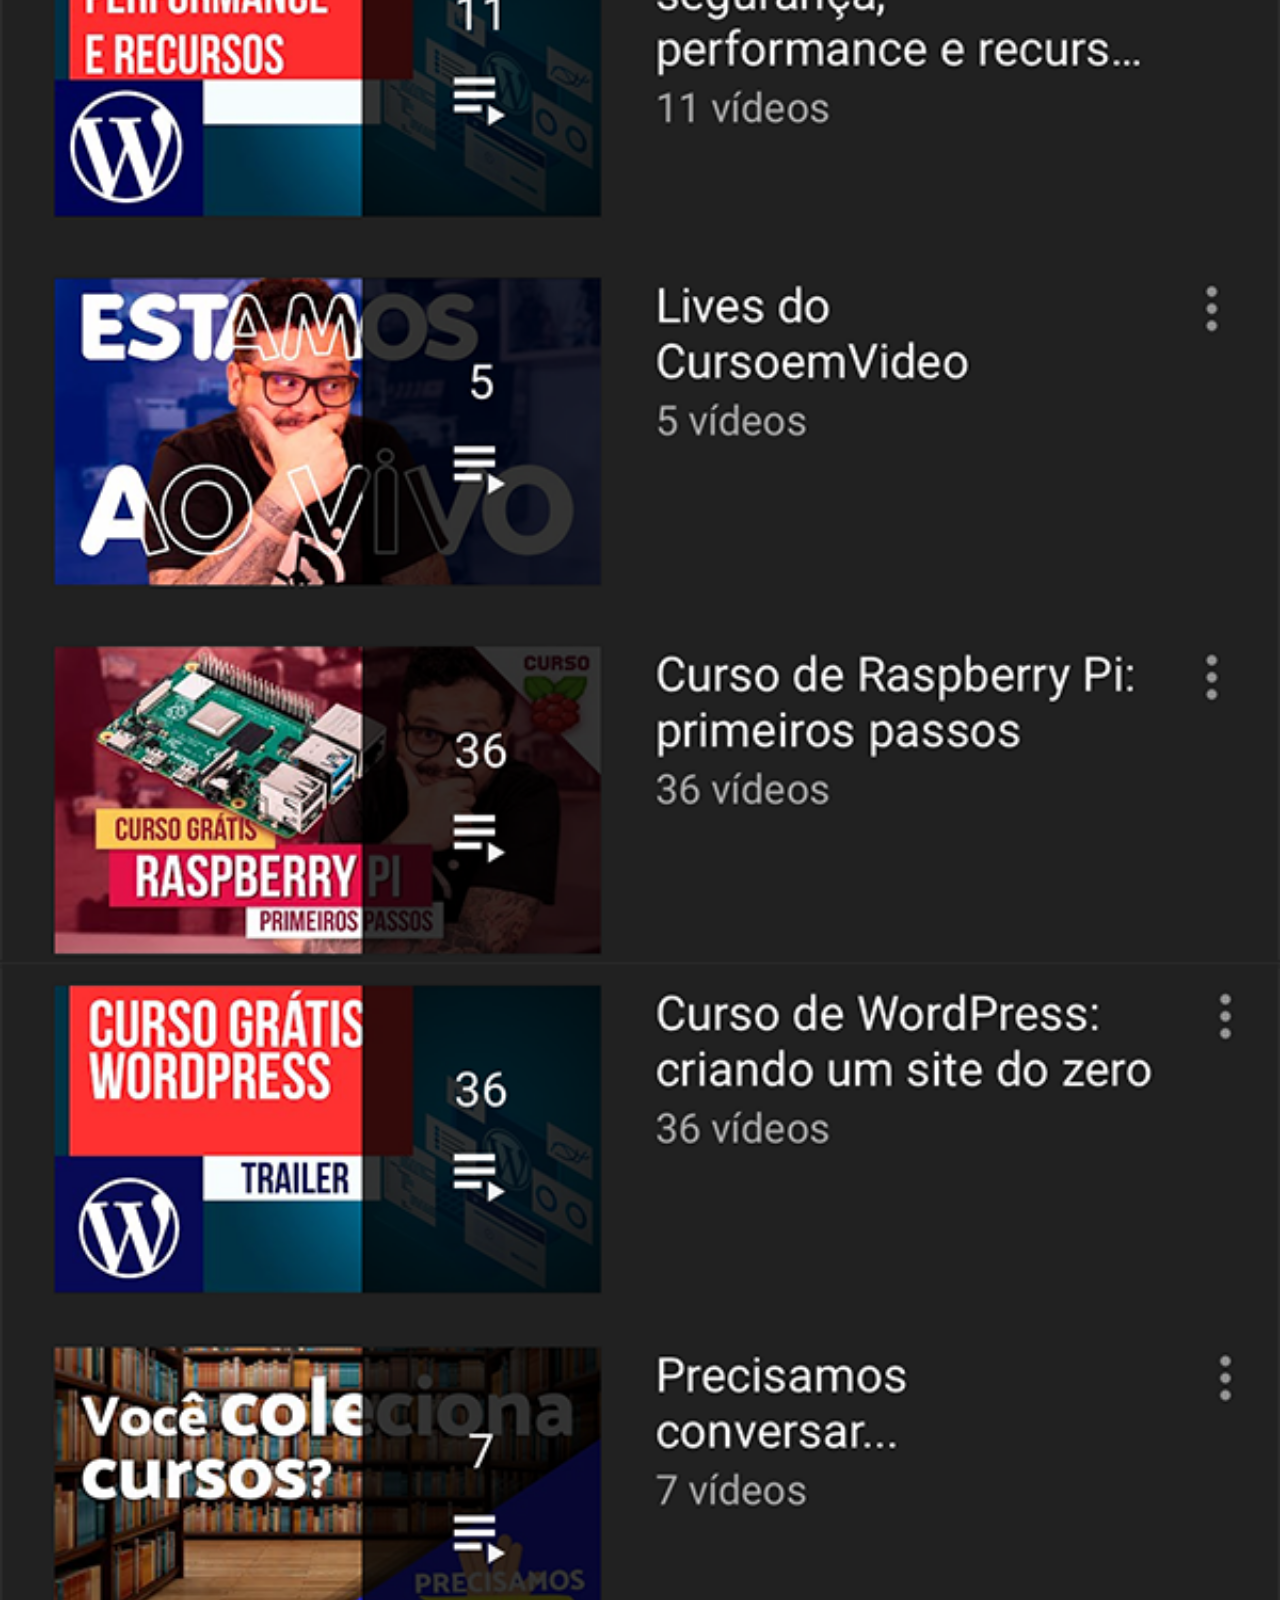
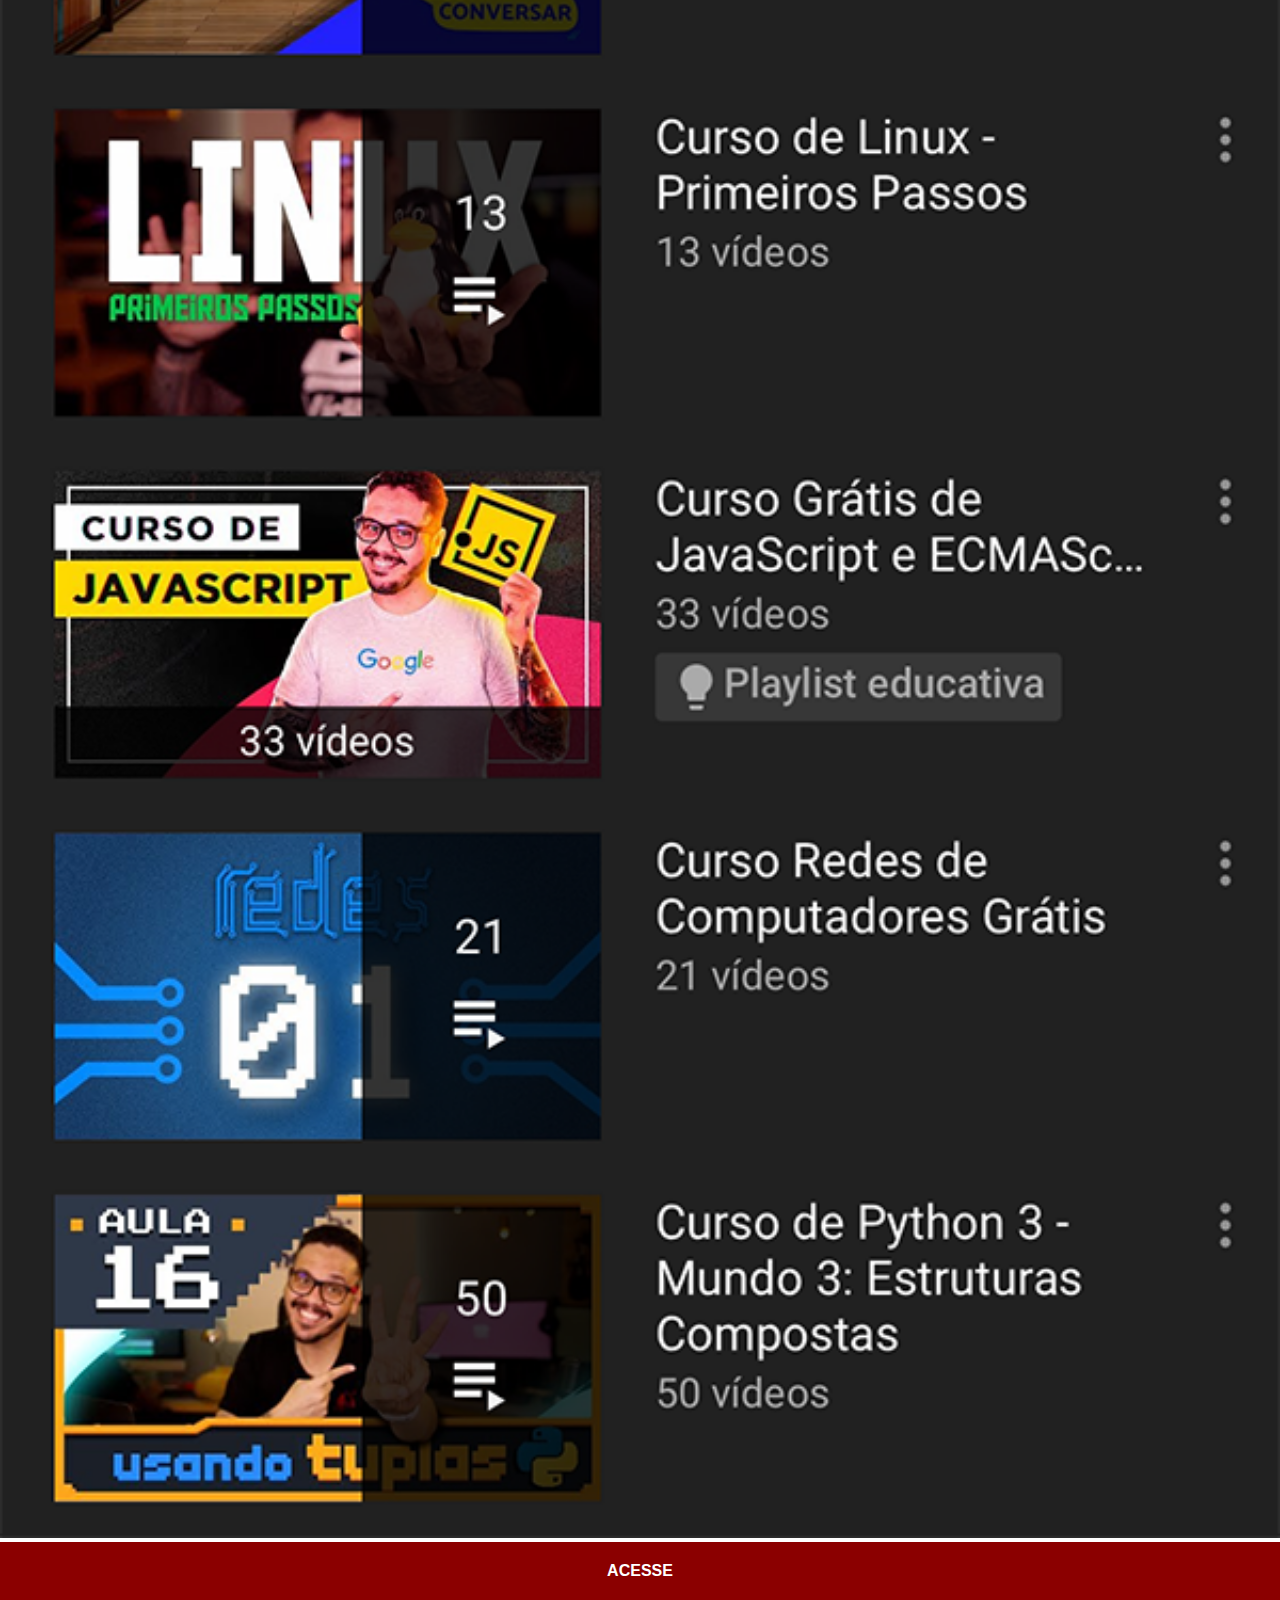
<file: youtube.html>
<!DOCTYPE html>
<html lang="pt-br">
<head>
    <meta charset="UTF-8">
    <meta http-equiv="X-UA-Compatible" content="IE=edge">
    <meta name="viewport" content="width=device-width, initial-scale=1.0">
    <title>Youtube</title>
    <link rel="stylesheet" href="estilos/social.css">
</head>
<body>
    <img src="imagens/tela-youtube.png" alt="youtube">
    <a href="https://www.youtube.com/@CursoemVideo" target="_blank">ACESSE</a>
</body>
</html>
</file>
<file: estilos/style.css>
@charset "UTF-8";

* {
    padding: 0px;
    margin: 0px;
}

body {
    height: 100vh;
    width: 100vw;
    background-image: url('../imagens/fundo-madeira.jpg');
    background-position: center top;
    background-size: cover;
}

main {
    position: relative;
    height: 100vh;
}

section#telefone{
    position: absolute;
    left: 50%;
    top: 50%;
    transform: translate(-50%, -50%);
    background-image: url('../imagens/frame-iphone.png');
    background-size: cover;
    background-repeat: no-repeat;
    width: 272px;
    height: 550px;
    
}

iframe {
    position: relative;
    left: 50%;
    top: 50%;
    transform: translate(-50%, -50%);
    width: 223px;
    height: 402px;
}

section#redes-sociais{
    text-align: right;
}

section#redes-sociais img {
    width: 50px;
    margin: 10px;
    border-radius: 50%;
    box-shadow: 2px 2px 5px rgba(0, 0, 0, 0.409);
    box-sizing: border-box;
}

section#redes-sociais img:hover {
    transition-duration: .5s;
    border: 2px solid rgb(171, 171, 171);
    transform: translate(-5px, -5px);
    box-shadow: 5px 5px 10px rgba(0, 0, 0, 0.409);
}
</file>
<file: estilos/social.css>
@charset "UTF-8";

* {
    padding: 0px;
    margin: 0px;
    font-family: Arial, Helvetica, sans-serif;
}

img {
    width: 100vw;
    background-size: cover;
}

::-webkit-scrollbar {
    width: 0px;
    height: 0px;
}

a {
    color: white;
    display: block;
    padding: 20px;
    background-color: darkred;
    text-align: center;
    font-weight: bolder;
    text-decoration: none;
}

a:hover {
    background-color: red;
}
</file>
